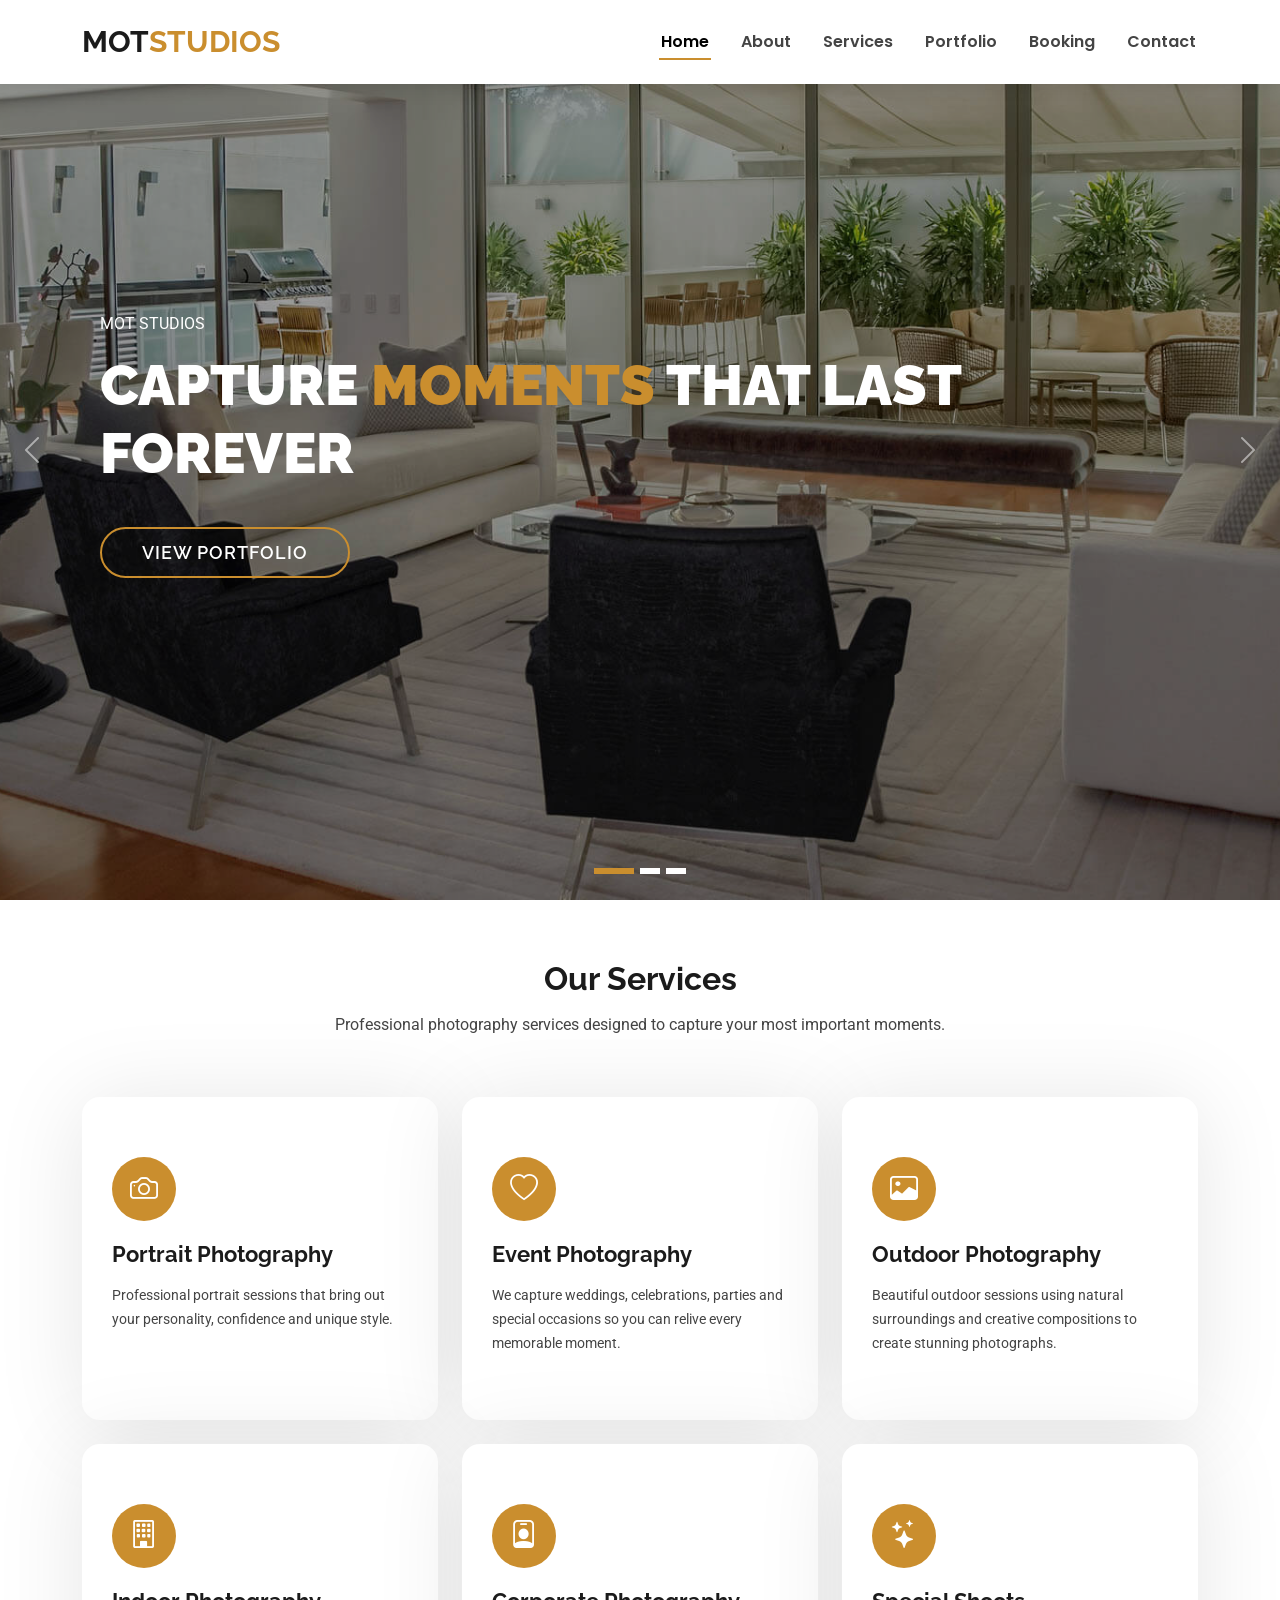
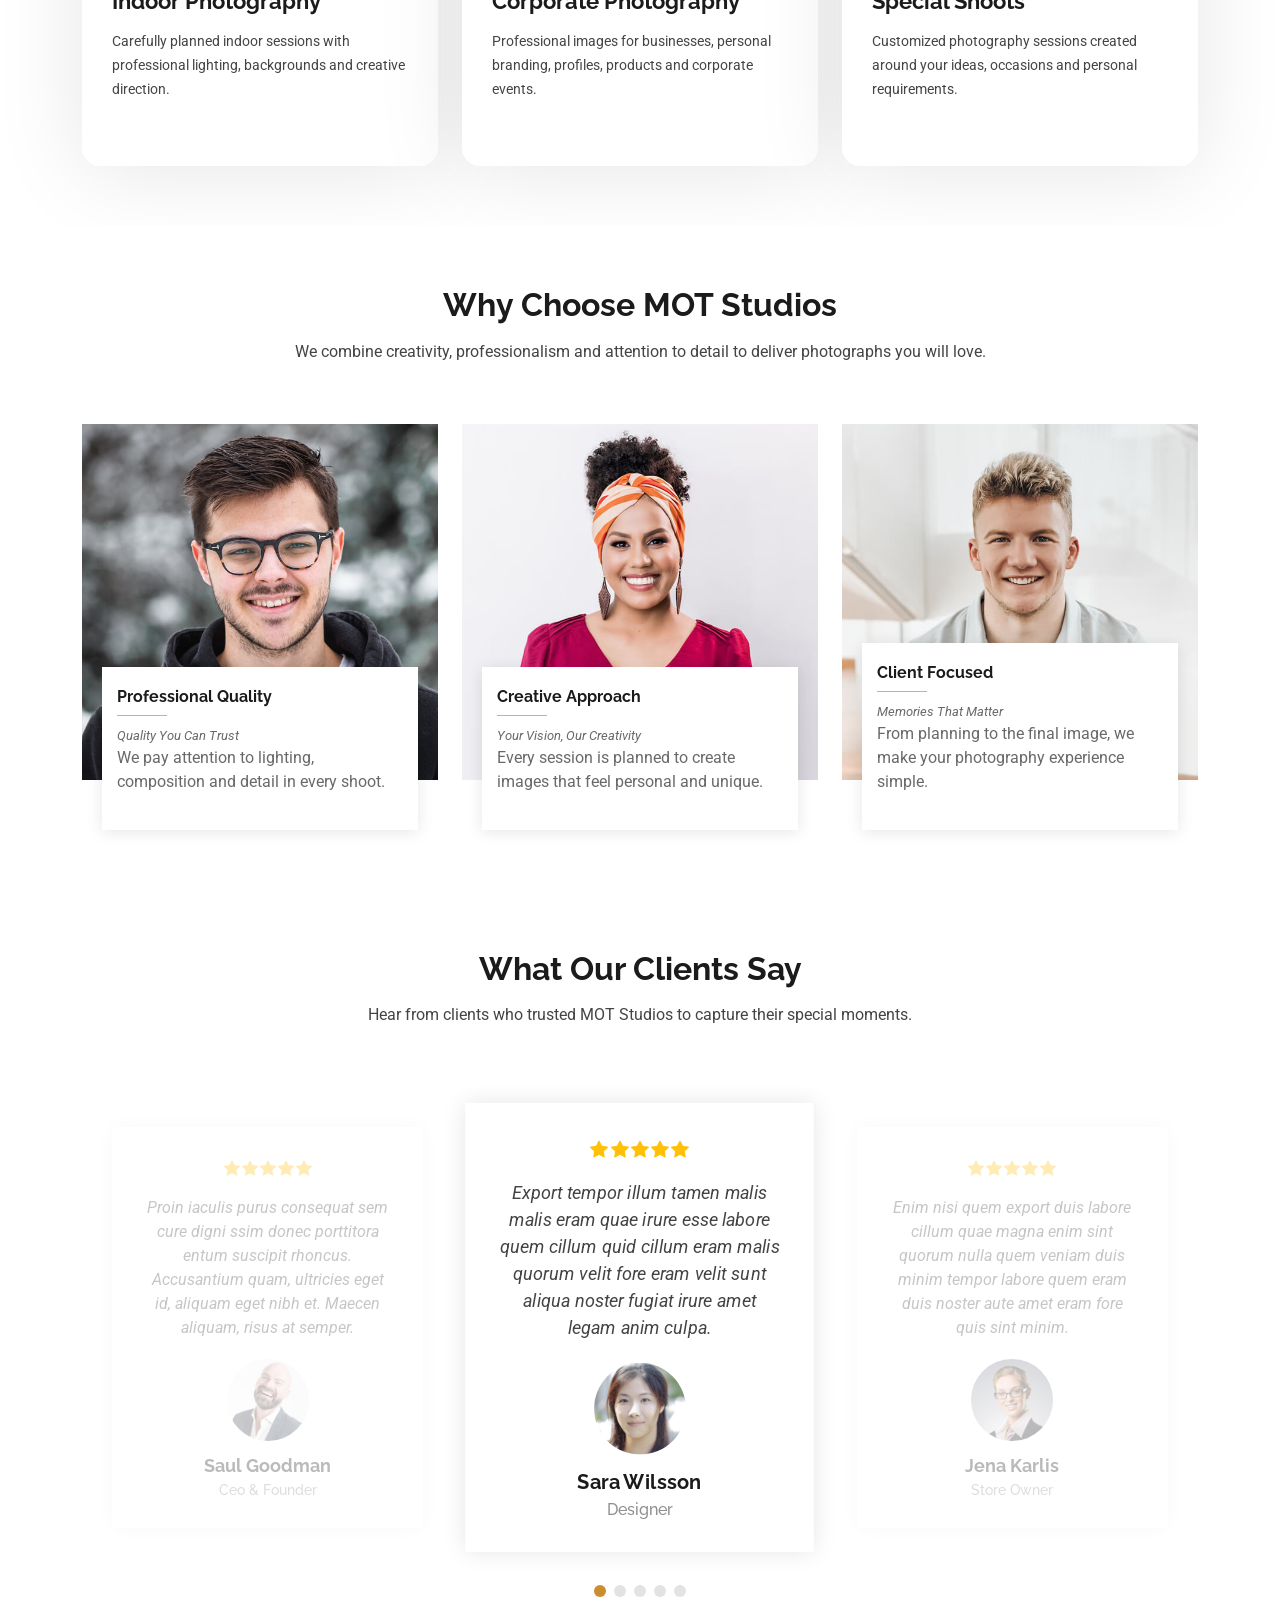
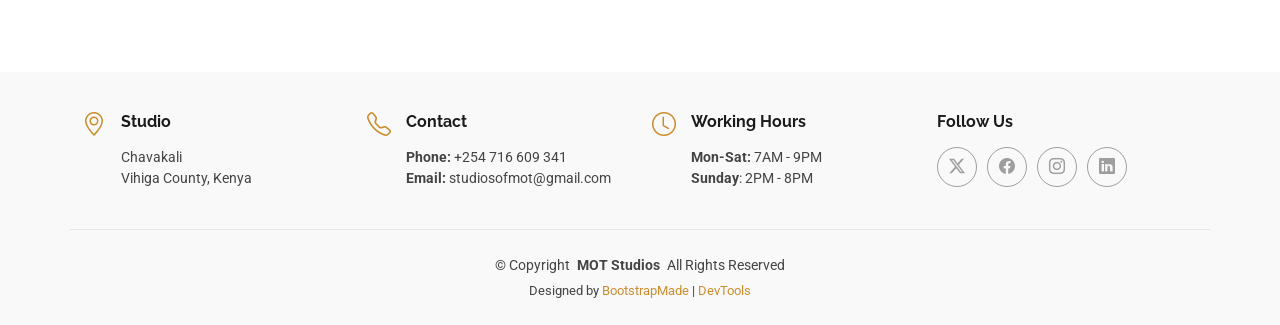
<file: index.html>
<!DOCTYPE html>
<html lang="en">

<head>
  <meta charset="utf-8">
  <meta content="width=device-width, initial-scale=1.0" name="viewport">
  <title>MOT Studios | Photography</title>
  <meta name="description" content="">
  <meta name="keywords" content="">

  <!-- Favicons -->
  <link href="assets/img/favicon.png" rel="icon">
  <link href="assets/img/apple-touch-icon.png" rel="apple-touch-icon">

  <!-- Fonts -->
  <link href="https://fonts.googleapis.com" rel="preconnect">
  <link href="https://fonts.gstatic.com" rel="preconnect" crossorigin>
  <link
    href="https://fonts.googleapis.com/css2?family=Roboto:ital,wght@0,100;0,300;0,400;0,500;0,700;0,900;1,100;1,300;1,400;1,500;1,700;1,900&family=Poppins:ital,wght@0,100;0,200;0,300;0,400;0,500;0,600;0,700;0,800;0,900;1,100;1,200;1,300;1,400;1,500;1,600;1,700;1,800;1,900&family=Raleway:ital,wght@0,100;0,200;0,300;0,400;0,500;0,600;0,700;0,800;0,900;1,100;1,200;1,300;1,400;1,500;1,600;1,700;1,800;1,900&display=swap"
    rel="stylesheet">

  <!-- Vendor CSS Files -->
  <link href="assets/vendor/bootstrap/css/bootstrap.min.css" rel="stylesheet">
  <link href="assets/vendor/bootstrap-icons/bootstrap-icons.css" rel="stylesheet">
  <link href="assets/vendor/aos/aos.css" rel="stylesheet">
  <link href="assets/vendor/fontawesome-free/css/all.min.css" rel="stylesheet">
  <link href="assets/vendor/swiper/swiper-bundle.min.css" rel="stylesheet">

  <!-- Main CSS File -->
  <link href="assets/css/main.css" rel="stylesheet">

  <!-- =======================================================
  * Template Name: EstateAgency
  * Template URL: https://bootstrapmade.com/real-estate-agency-bootstrap-template/
  * Updated: Apr 08 2026 with Bootstrap v5.3.8
  * Author: BootstrapMade.com
  * License: https://bootstrapmade.com/license/
  ======================================================== -->
</head>

<body class="index-page">

  <header id="header" class="header d-flex align-items-center fixed-top">
    <div class="container-fluid container-xl position-relative d-flex align-items-center justify-content-between">

      <a href="index.html" class="logo d-flex align-items-center">
        <!-- Uncomment the line below if you also wish to use an image logo -->
        <!-- <img src="assets/img/logo.png" alt=""> -->
        <h1 class="sitename">MOT<span>STUDIOS</span></h1>
      </a>

      <nav id="navmenu" class="navmenu">
        <ul>
          <li><a href="index.html" class="active">Home</a></li>
          <li><a href="about.html">About</a></li>
          <li><a href="services.html">Services</a></li>
          <li><a href="portfolio.html">Portfolio</a></li>
          <li><a href="booking.html">Booking</a></li>
          <li><a href="contact.html">Contact</a></li>
        </ul>

        <i class="mobile-nav-toggle d-xl-none bi bi-list"></i>
      </nav>

    </div>
  </header>

  <main class="main">

    <!-- Hero Section -->
    <section id="hero" class="hero section dark-background">

      <div id="hero-carousel" class="carousel slide" data-bs-ride="carousel" data-bs-interval="5000">

        <!-- Slide 1 -->
        <div class="carousel-item active">
          <img src="assets/img/hero-carousel/hero-carousel-1.jpg" alt="MOT Studios Photography">

          <div class="carousel-container">
            <div>
              <p>MOT STUDIOS</p>
              <h2>Capture <span>Moments</span> That Last Forever</h2>
              <a href="portfolio.html" class="btn-get-started">View Portfolio</a>
            </div>
          </div>
        </div>

        <!-- Slide 2 -->
        <div class="carousel-item">
          <img src="assets/img/hero-carousel/hero-carousel-2.jpg" alt="Professional Photography">

          <div class="carousel-container">
            <div>
              <p>PROFESSIONAL PHOTOGRAPHY</p>
              <h2>Your Story, <span>Our Lens</span></h2>
              <a href="services.html" class="btn-get-started">Our Services</a>
            </div>
          </div>
        </div>

        <!-- Slide 3 -->
        <div class="carousel-item">
          <img src="assets/img/hero-carousel/hero-carousel-3.jpg" alt="MOT Studios Photography">

          <div class="carousel-container">
            <div>
              <p>CREATE. CAPTURE. REMEMBER.</p>
              <h2>Every Moment <span>Deserves</span> To Be Remembered</h2>
              <a href="booking.html" class="btn-get-started">Book a Shoot</a>
            </div>
          </div>
        </div>

        <!-- Previous -->
        <a class="carousel-control-prev" href="#hero-carousel" role="button" data-bs-slide="prev">
          <span class="carousel-control-prev-icon bi bi-chevron-left" aria-hidden="true"></span>
        </a>

        <!-- Next -->
        <a class="carousel-control-next" href="#hero-carousel" role="button" data-bs-slide="next">
          <span class="carousel-control-next-icon bi bi-chevron-right" aria-hidden="true"></span>
        </a>

        <ol class="carousel-indicators"></ol>

      </div>

    </section><!-- /Hero Section -->

    <!-- Services Section -->
    <section id="services" class="services section">

      <div class="container section-title" data-aos="fade-up">
        <h2>Our Services</h2>
        <p>Professional photography services designed to capture your most important moments.</p>
      </div>

      <div class="container">

        <div class="row gy-4">

          <!-- Service 1 -->
          <div class="col-lg-4 col-md-6" data-aos="fade-up" data-aos-delay="100">
            <div class="service-item position-relative">
              <div class="icon">
                <i class="bi bi-camera"></i>
              </div>

              <h3>Portrait Photography</h3>

              <p>
                Professional portrait sessions that bring out your personality,
                confidence and unique style.
              </p>
            </div>
          </div>

          <!-- Service 2 -->
          <div class="col-lg-4 col-md-6" data-aos="fade-up" data-aos-delay="200">
            <div class="service-item position-relative">
              <div class="icon">
                <i class="bi bi-heart"></i>
              </div>

              <h3>Event Photography</h3>

              <p>
                We capture weddings, celebrations, parties and special occasions
                so you can relive every memorable moment.
              </p>
            </div>
          </div>

          <!-- Service 3 -->
          <div class="col-lg-4 col-md-6" data-aos="fade-up" data-aos-delay="300">
            <div class="service-item position-relative">
              <div class="icon">
                <i class="bi bi-image"></i>
              </div>

              <h3>Outdoor Photography</h3>

              <p>
                Beautiful outdoor sessions using natural surroundings and creative
                compositions to create stunning photographs.
              </p>
            </div>
          </div>

          <!-- Service 4 -->
          <div class="col-lg-4 col-md-6" data-aos="fade-up" data-aos-delay="400">
            <div class="service-item position-relative">
              <div class="icon">
                <i class="bi bi-building"></i>
              </div>

              <h3>Indoor Photography</h3>

              <p>
                Carefully planned indoor sessions with professional lighting,
                backgrounds and creative direction.
              </p>
            </div>
          </div>

          <!-- Service 5 -->
          <div class="col-lg-4 col-md-6" data-aos="fade-up" data-aos-delay="500">
            <div class="service-item position-relative">
              <div class="icon">
                <i class="bi bi-person-badge"></i>
              </div>

              <h3>Corporate Photography</h3>

              <p>
                Professional images for businesses, personal branding, profiles,
                products and corporate events.
              </p>
            </div>
          </div>

          <!-- Service 6 -->
          <div class="col-lg-4 col-md-6" data-aos="fade-up" data-aos-delay="600">
            <div class="service-item position-relative">
              <div class="icon">
                <i class="bi bi-stars"></i>
              </div>

              <h3>Special Shoots</h3>

              <p>
                Customized photography sessions created around your ideas,
                occasions and personal requirements.
              </p>
            </div>
          </div>

        </div>

      </div>

    </section>
    <!-- /Services Section -->

    
    <!-- Why Choose Us Section -->
    <section id="agents" class="agents section">

      <div class="container section-title" data-aos="fade-up">
        <h2>Why Choose MOT Studios</h2>
        <p>We combine creativity, professionalism and attention to detail to deliver photographs you will love.</p>
      </div>

      <div class="container">

        <div class="row gy-5">

          <div class="col-lg-4 col-md-6" data-aos="fade-up" data-aos-delay="100">
            <div class="member">
              <div class="pic">
                <img src="assets/img/team/team-1.jpg" class="img-fluid" alt="Professional photography">
              </div>

              <div class="member-info">
                <h4>Professional Quality</h4>
                <span>Quality You Can Trust</span>
                <p>We pay attention to lighting, composition and detail in every shoot.</p>
              </div>
            </div>
          </div>

          <div class="col-lg-4 col-md-6" data-aos="fade-up" data-aos-delay="200">
            <div class="member">
              <div class="pic">
                <img src="assets/img/team/team-2.jpg" class="img-fluid" alt="Creative photography">
              </div>

              <div class="member-info">
                <h4>Creative Approach</h4>
                <span>Your Vision, Our Creativity</span>
                <p>Every session is planned to create images that feel personal and unique.</p>
              </div>
            </div>
          </div>

          <div class="col-lg-4 col-md-6" data-aos="fade-up" data-aos-delay="300">
            <div class="member">
              <div class="pic">
                <img src="assets/img/team/team-3.jpg" class="img-fluid" alt="Photography session">
              </div>

              <div class="member-info">
                <h4>Client Focused</h4>
                <span>Memories That Matter</span>
                <p>From planning to the final image, we make your photography experience simple.</p>
              </div>
            </div>
          </div>

        </div>

      </div>

    </section>
    <!-- /Why Choose Us Section -->

    <!-- Testimonials Section -->
    <section id="testimonials" class="testimonials section">

      <!-- Section Title -->
      <div class="container section-title" data-aos="fade-up">
        <h2>What Our Clients Say</h2>
        <p>Hear from clients who trusted MOT Studios to capture their special moments.</p>
      </div><!-- End Section Title -->

      <div class="container" data-aos="fade-up" data-aos-delay="100">

        <div class="swiper init-swiper">
          <script type="application/json" class="swiper-config">
            {
              "loop": true,
              "speed": 600,
              "autoplay": {
                "delay": 5000
              },
              "slidesPerView": "auto",
              "pagination": {
                "el": ".swiper-pagination",
                "type": "bullets",
                "clickable": true
              },
              "breakpoints": {
                "320": {
                  "slidesPerView": 1,
                  "spaceBetween": 40
                },
                "1200": {
                  "slidesPerView": 3,
                  "spaceBetween": 1
                }
              }
            }
          </script>
          <div class="swiper-wrapper">

            <div class="swiper-slide">
              <div class="testimonial-item">
                <div class="stars">
                  <i class="bi bi-star-fill"></i><i class="bi bi-star-fill"></i><i class="bi bi-star-fill"></i><i
                    class="bi bi-star-fill"></i><i class="bi bi-star-fill"></i>
                </div>
                <p>
                  Proin iaculis purus consequat sem cure digni ssim donec porttitora entum suscipit rhoncus. Accusantium
                  quam, ultricies eget id, aliquam eget nibh et. Maecen aliquam, risus at semper.
                </p>
                <div class="profile mt-auto">
                  <img src="assets/img/testimonials/testimonials-1.jpg" class="testimonial-img" alt="">
                  <h3>Saul Goodman</h3>
                  <h4>Ceo &amp; Founder</h4>
                </div>
              </div>
            </div><!-- End testimonial item -->

            <div class="swiper-slide">
              <div class="testimonial-item">
                <div class="stars">
                  <i class="bi bi-star-fill"></i><i class="bi bi-star-fill"></i><i class="bi bi-star-fill"></i><i
                    class="bi bi-star-fill"></i><i class="bi bi-star-fill"></i>
                </div>
                <p>
                  Export tempor illum tamen malis malis eram quae irure esse labore quem cillum quid cillum eram malis
                  quorum velit fore eram velit sunt aliqua noster fugiat irure amet legam anim culpa.
                </p>
                <div class="profile mt-auto">
                  <img src="assets/img/testimonials/testimonials-2.jpg" class="testimonial-img" alt="">
                  <h3>Sara Wilsson</h3>
                  <h4>Designer</h4>
                </div>
              </div>
            </div><!-- End testimonial item -->

            <div class="swiper-slide">
              <div class="testimonial-item">
                <div class="stars">
                  <i class="bi bi-star-fill"></i><i class="bi bi-star-fill"></i><i class="bi bi-star-fill"></i><i
                    class="bi bi-star-fill"></i><i class="bi bi-star-fill"></i>
                </div>
                <p>
                  Enim nisi quem export duis labore cillum quae magna enim sint quorum nulla quem veniam duis minim
                  tempor labore quem eram duis noster aute amet eram fore quis sint minim.
                </p>
                <div class="profile mt-auto">
                  <img src="assets/img/testimonials/testimonials-3.jpg" class="testimonial-img" alt="">
                  <h3>Jena Karlis</h3>
                  <h4>Store Owner</h4>
                </div>
              </div>
            </div><!-- End testimonial item -->

            <div class="swiper-slide">
              <div class="testimonial-item">
                <div class="stars">
                  <i class="bi bi-star-fill"></i><i class="bi bi-star-fill"></i><i class="bi bi-star-fill"></i><i
                    class="bi bi-star-fill"></i><i class="bi bi-star-fill"></i>
                </div>
                <p>
                  Fugiat enim eram quae cillum dolore dolor amet nulla culpa multos export minim fugiat minim velit
                  minim dolor enim duis veniam ipsum anim magna sunt elit fore quem dolore labore illum veniam.
                </p>
                <div class="profile mt-auto">
                  <img src="assets/img/testimonials/testimonials-4.jpg" class="testimonial-img" alt="">
                  <h3>Matt Brandon</h3>
                  <h4>Freelancer</h4>
                </div>
              </div>
            </div><!-- End testimonial item -->

            <div class="swiper-slide">
              <div class="testimonial-item">
                <div class="stars">
                  <i class="bi bi-star-fill"></i><i class="bi bi-star-fill"></i><i class="bi bi-star-fill"></i><i
                    class="bi bi-star-fill"></i><i class="bi bi-star-fill"></i>
                </div>
                <p>
                  Quis quorum aliqua sint quem legam fore sunt eram irure aliqua veniam tempor noster veniam enim culpa
                  labore duis sunt culpa nulla illum cillum fugiat legam esse veniam culpa fore nisi cillum quid.
                </p>
                <div class="profile mt-auto">
                  <img src="assets/img/testimonials/testimonials-5.jpg" class="testimonial-img" alt="">
                  <h3>John Larson</h3>
                  <h4>Entrepreneur</h4>
                </div>
              </div>
            </div><!-- End testimonial item -->

          </div>
          <div class="swiper-pagination"></div>
        </div>

      </div>

    </section><!-- /Testimonials Section -->

  </main>

  <footer id="footer" class="footer light-background">

    <div class="container">
      <div class="row gy-3">
        <div class="col-lg-3 col-md-6 d-flex">
          <i class="bi bi-geo-alt icon"></i>
          <div class="address">
            <h4>Studio</h4>
            <p>Chavakali</p>
            <p>Vihiga County, Kenya</p>
            <p></p>
          </div>

        </div>

        <div class="col-lg-3 col-md-6 d-flex">
          <i class="bi bi-telephone icon"></i>
          <div>
            <h4>Contact</h4>
            <p>
              <strong>Phone:</strong> <span>+254 716 609 341</span><br>
              <strong>Email:</strong> <span>studiosofmot@gmail.com</span><br>
            </p>
          </div>
        </div>

        <div class="col-lg-3 col-md-6 d-flex">
          <i class="bi bi-clock icon"></i>
          <div>
            <h4>Working Hours</h4>
            <p>
              <strong>Mon-Sat:</strong> <span>7AM - 9PM</span><br>
              <strong>Sunday</strong>: <span>2PM - 8PM</span>
            </p>
          </div>
        </div>

        <div class="col-lg-3 col-md-6">
          <h4>Follow Us</h4>
          <div class="social-links d-flex">
            <a href="#" class="twitter"><i class="bi bi-twitter-x"></i></a>
            <a href="#" class="facebook"><i class="bi bi-facebook"></i></a>
            <a href="#" class="instagram"><i class="bi bi-instagram"></i></a>
            <a href="#" class="linkedin"><i class="bi bi-linkedin"></i></a>
          </div>
        </div>

      </div>
    </div>

    <div class="container copyright text-center mt-4">
      <p>© <span>Copyright</span> <strong class="px-1 sitename">MOT Studios</strong> <span>All Rights Reserved</span>
      </p>
      <div class="credits">
        <!-- All the links in the footer should remain intact. -->
        <!-- You can delete the links only if you've purchased the pro version. -->
        <!-- Licensing information: https://bootstrapmade.com/license/ -->
        <!-- Purchase the pro version with working PHP/AJAX contact form: [buy-url] -->
        Designed by <a href="https://bootstrapmade.com/">BootstrapMade</a> | <a
          href="https://bootstrapmade.com/tools/">DevTools</a>
      </div>
    </div>

  </footer>

  <!-- Scroll Top -->
  <a href="#" id="scroll-top" class="scroll-top d-flex align-items-center justify-content-center"><i
      class="bi bi-arrow-up-short"></i></a>

  <!-- Preloader -->
  <div id="preloader"></div>

  <!-- Vendor JS Files -->
  <script src="assets/vendor/bootstrap/js/bootstrap.bundle.min.js"></script>
  <script src="assets/vendor/php-email-form/validate.js"></script>
  <script src="assets/vendor/aos/aos.js"></script>
  <script src="assets/vendor/swiper/swiper-bundle.min.js"></script>
  <script src="assets/vendor/purecounter/purecounter_vanilla.js"></script>

  <!-- Main JS File -->
  <script src="assets/js/main.js"></script>

</body>

</html>
</file>
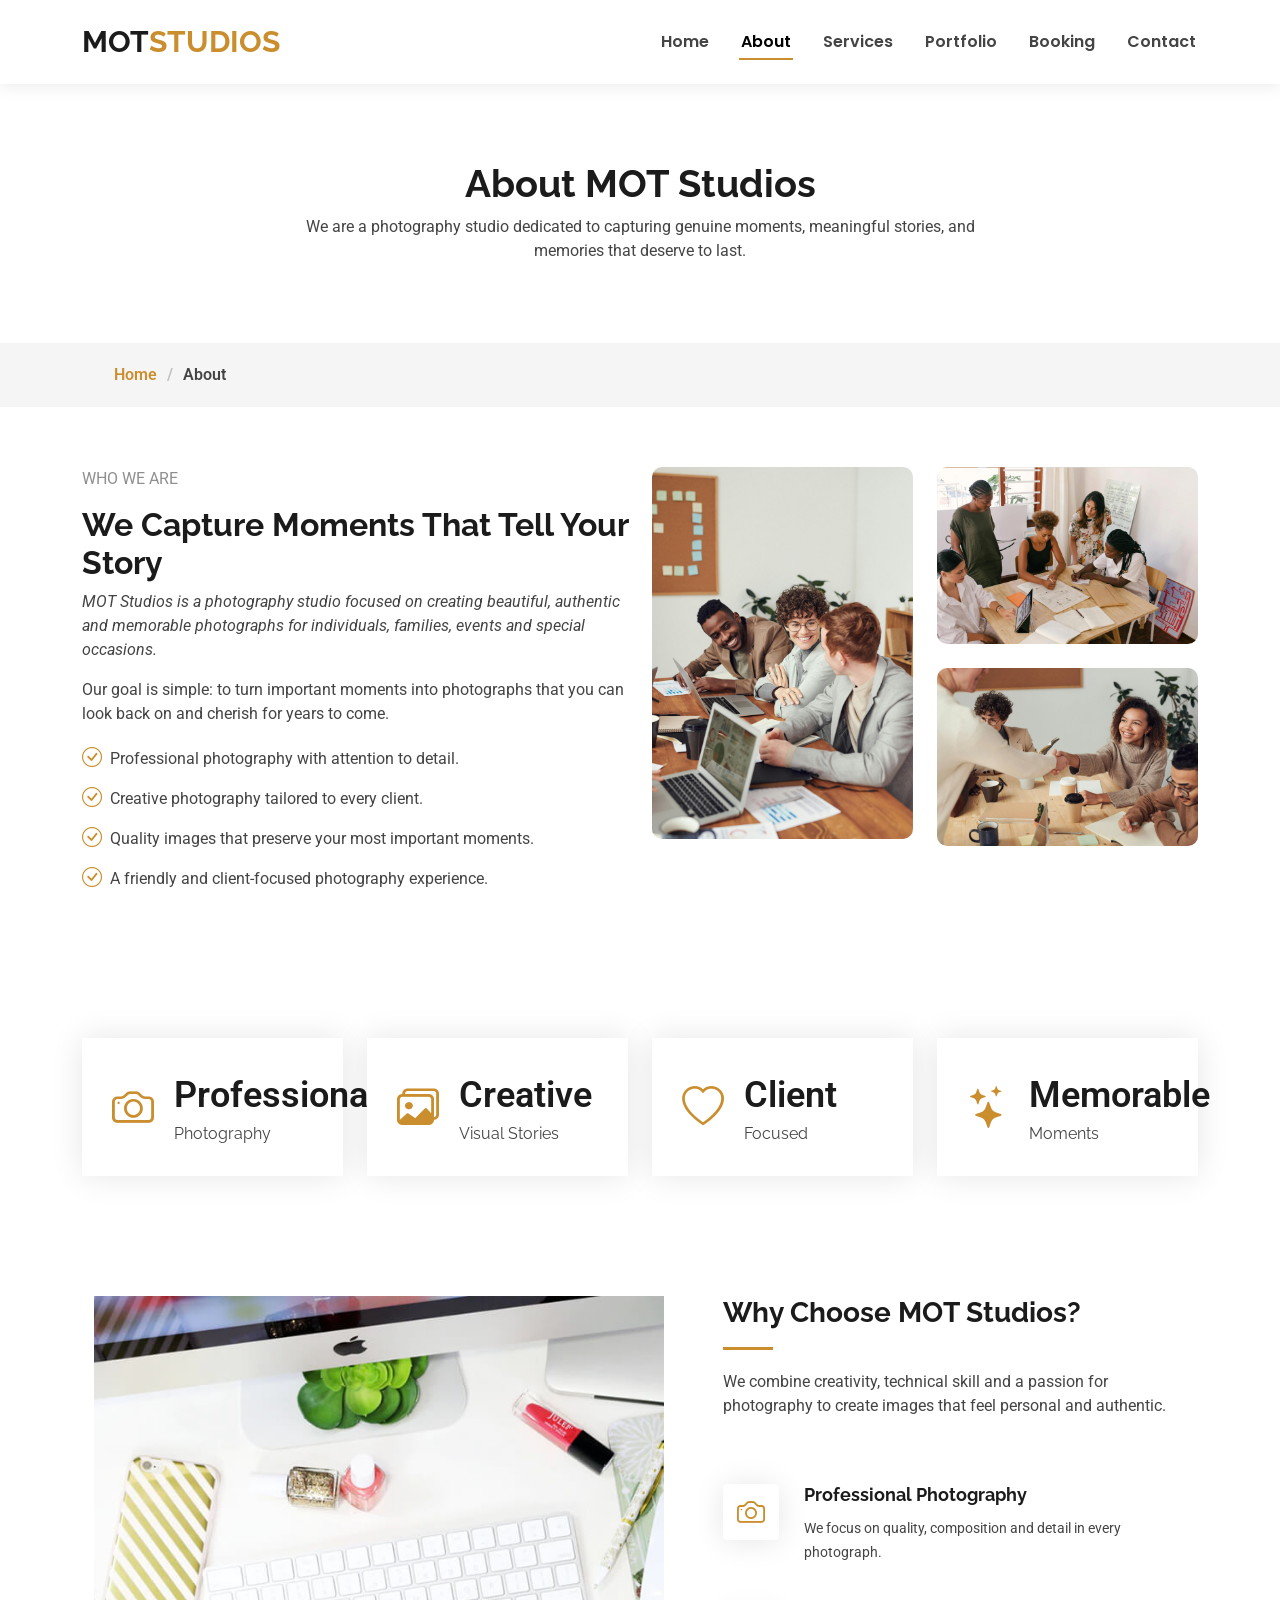
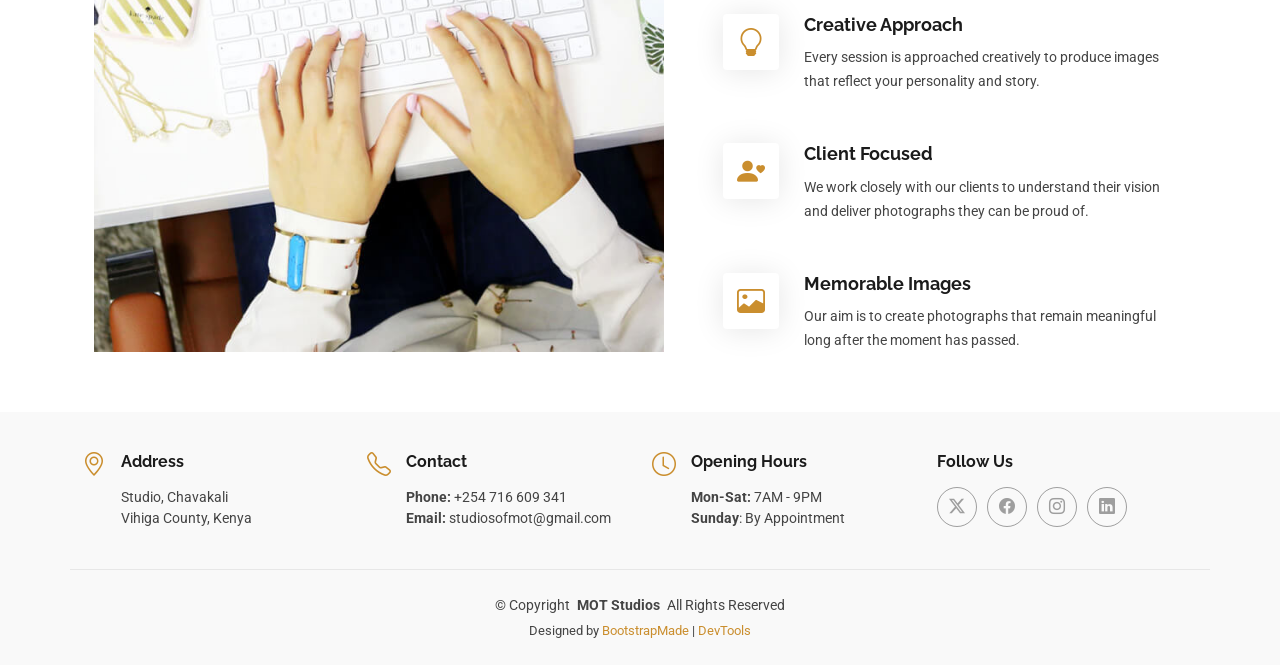
<file: about.html>
<!DOCTYPE html>
<html lang="en">

<head>
  <meta charset="utf-8">
  <meta content="width=device-width, initial-scale=1.0" name="viewport">
  <title>About | MOT Studios</title>
  <meta name="description" content="">
  <meta name="keywords" content="">

  <!-- Favicons -->
  <link href="assets/img/favicon.png" rel="icon">
  <link href="assets/img/apple-touch-icon.png" rel="apple-touch-icon">

  <!-- Fonts -->
  <link href="https://fonts.googleapis.com" rel="preconnect">
  <link href="https://fonts.gstatic.com" rel="preconnect" crossorigin>
  <link
    href="https://fonts.googleapis.com/css2?family=Roboto:ital,wght@0,100;0,300;0,400;0,500;0,700;0,900;1,100;1,300;1,400;1,500;1,700;1,900&family=Poppins:ital,wght@0,100;0,200;0,300;0,400;0,500;0,600;0,700;0,800;0,900;1,100;1,200;1,300;1,400;1,500;1,600;1,700;1,800;1,900&family=Raleway:ital,wght@0,100;0,200;0,300;0,400;0,500;0,600;0,700;0,800;0,900;1,100;1,200;1,300;1,400;1,500;1,600;1,700;1,800;1,900&display=swap"
    rel="stylesheet">

  <!-- Vendor CSS Files -->
  <link href="assets/vendor/bootstrap/css/bootstrap.min.css" rel="stylesheet">
  <link href="assets/vendor/bootstrap-icons/bootstrap-icons.css" rel="stylesheet">
  <link href="assets/vendor/aos/aos.css" rel="stylesheet">
  <link href="assets/vendor/fontawesome-free/css/all.min.css" rel="stylesheet">
  <link href="assets/vendor/swiper/swiper-bundle.min.css" rel="stylesheet">

  <!-- Main CSS File -->
  <link href="assets/css/main.css" rel="stylesheet">

  <!-- =======================================================
  * Template Name: EstateAgency
  * Template URL: https://bootstrapmade.com/real-estate-agency-bootstrap-template/
  * Updated: Apr 08 2026 with Bootstrap v5.3.8
  * Author: BootstrapMade.com
  * License: https://bootstrapmade.com/license/
  ======================================================== -->
</head>

<body class="about-page">

  <header id="header" class="header d-flex align-items-center fixed-top">
    <div class="container-fluid container-xl position-relative d-flex align-items-center justify-content-between">

      <a href="index.html" class="logo d-flex align-items-center">
        <!-- Uncomment the line below if you also wish to use an image logo -->
        <!-- <img src="assets/img/logo.png" alt=""> -->
        <h1 class="sitename">MOT<span>STUDIOS</span></h1>
      </a>

      <nav id="navmenu" class="navmenu">
        <ul>
          <li><a href="index.html">Home</a></li>
          <li><a href="about.html" class="active">About</a></li>
          <li><a href="services.html">Services</a></li>
          <li><a href="portfolio.html">Portfolio</a></li>
          <li><a href="booking.html">Booking</a></li>
          <li><a href="contact.html">Contact</a></li>
        </ul>
        <i class="mobile-nav-toggle d-xl-none bi bi-list"></i>
      </nav>

    </div>
  </header>

  <main class="main">

    <!-- Page Title -->
    <div class="page-title" data-aos="fade">
      <div class="heading">
        <div class="container">
          <div class="row d-flex justify-content-center text-center">
            <div class="col-lg-8">
              <h1>About MOT Studios</h1>
              <p class="mb-0">
                We are a photography studio dedicated to capturing genuine moments,
                meaningful stories, and memories that deserve to last.
              </p>
            </div>
          </div>
        </div>
      </div>

      <nav class="breadcrumbs">
        <div class="container">
          <ol>
            <li><a href="index.html">Home</a></li>
            <li class="current">About</li>
          </ol>
        </div>
      </nav>
    </div>

    <!-- About Section -->
    <section id="about" class="about section">

      <div class="container">

        <div class="row gy-4">

          <div class="col-lg-6 content" data-aos="fade-up" data-aos-delay="100">

            <p class="who-we-are">Who We Are</p>

            <h3>We Capture Moments That Tell Your Story</h3>

            <p class="fst-italic">
              MOT Studios is a photography studio focused on creating beautiful,
              authentic and memorable photographs for individuals, families,
              events and special occasions.
            </p>

            <p>
              Our goal is simple: to turn important moments into photographs
              that you can look back on and cherish for years to come.
            </p>

            <ul>
              <li>
                <i class="bi bi-check-circle"></i>
                <span>Professional photography with attention to detail.</span>
              </li>

              <li>
                <i class="bi bi-check-circle"></i>
                <span>Creative photography tailored to every client.</span>
              </li>

              <li>
                <i class="bi bi-check-circle"></i>
                <span>Quality images that preserve your most important moments.</span>
              </li>

              <li>
                <i class="bi bi-check-circle"></i>
                <span>A friendly and client-focused photography experience.</span>
              </li>
            </ul>

          </div>

          <div class="col-lg-6 about-images" data-aos="fade-up" data-aos-delay="200">

            <div class="row gy-4">

              <div class="col-lg-6">
                <img src="assets/img/about-company-1.jpg" class="img-fluid" alt="MOT Studios photography">
              </div>

              <div class="col-lg-6">

                <div class="row gy-4">

                  <div class="col-lg-12">
                    <img src="assets/img/about-company-2.jpg" class="img-fluid"
                      alt="Professional photography at MOT Studios">
                  </div>

                  <div class="col-lg-12">
                    <img src="assets/img/about-company-3.jpg" class="img-fluid"
                      alt="Photography session at MOT Studios">
                  </div>

                </div>

              </div>

            </div>

          </div>

        </div>

      </div>

    </section>

    <!-- Stats Section -->
    <section id="stats" class="stats section">

      <div class="container" data-aos="fade-up" data-aos-delay="100">

        <div class="row gy-4">

          <div class="col-lg-3 col-md-6">
            <div class="stats-item d-flex align-items-center w-100 h-100">
              <i class="bi bi-camera color-blue flex-shrink-0"></i>
              <div>
                <span>Professional</span>
                <p>Photography</p>
              </div>
            </div>
          </div>

          <div class="col-lg-3 col-md-6">
            <div class="stats-item d-flex align-items-center w-100 h-100">
              <i class="bi bi-images color-orange flex-shrink-0"></i>
              <div>
                <span>Creative</span>
                <p>Visual Stories</p>
              </div>
            </div>
          </div>

          <div class="col-lg-3 col-md-6">
            <div class="stats-item d-flex align-items-center w-100 h-100">
              <i class="bi bi-heart color-green flex-shrink-0"></i>
              <div>
                <span>Client</span>
                <p>Focused</p>
              </div>
            </div>
          </div>

          <div class="col-lg-3 col-md-6">
            <div class="stats-item d-flex align-items-center w-100 h-100">
              <i class="bi bi-stars color-pink flex-shrink-0"></i>
              <div>
                <span>Memorable</span>
                <p>Moments</p>
              </div>
            </div>
          </div>

        </div>

      </div>

    </section>

    <!-- Features Section -->
    <section id="features" class="features section">

      <div class="container">

        <div class="row justify-content-around gy-4">

          <div class="features-image col-lg-6" data-aos="fade-up" data-aos-delay="100">

            <img src="assets/img/features-bg.jpg" alt="MOT Studios photography">

          </div>

          <div class="col-lg-5 d-flex flex-column justify-content-center" data-aos="fade-up" data-aos-delay="200">

            <h3>Why Choose MOT Studios?</h3>

            <p>
              We combine creativity, technical skill and a passion for photography
              to create images that feel personal and authentic.
            </p>

            <div class="icon-box d-flex position-relative" data-aos="fade-up" data-aos-delay="300">

              <i class="bi bi-camera flex-shrink-0"></i>

              <div>
                <h4>Professional Photography</h4>
                <p>
                  We focus on quality, composition and detail in every photograph.
                </p>
              </div>

            </div>

            <div class="icon-box d-flex position-relative" data-aos="fade-up" data-aos-delay="400">

              <i class="bi bi-lightbulb flex-shrink-0"></i>

              <div>
                <h4>Creative Approach</h4>
                <p>
                  Every session is approached creatively to produce images
                  that reflect your personality and story.
                </p>
              </div>

            </div>

            <div class="icon-box d-flex position-relative" data-aos="fade-up" data-aos-delay="500">

              <i class="bi bi-person-heart flex-shrink-0"></i>

              <div>
                <h4>Client Focused</h4>
                <p>
                  We work closely with our clients to understand their vision
                  and deliver photographs they can be proud of.
                </p>
              </div>

            </div>

            <div class="icon-box d-flex position-relative" data-aos="fade-up" data-aos-delay="600">

              <i class="bi bi-image flex-shrink-0"></i>

              <div>
                <h4>Memorable Images</h4>
                <p>
                  Our aim is to create photographs that remain meaningful
                  long after the moment has passed.
                </p>
              </div>

            </div>

          </div>

        </div>

      </div>

    </section>

  </main>

  <footer id="footer" class="footer light-background">

    <div class="container">
      <div class="row gy-3">
        <div class="col-lg-3 col-md-6 d-flex">
          <i class="bi bi-geo-alt icon"></i>
          <div class="address">
            <h4>Address</h4>
            <p>Studio, Chavakali</p>
            <p>Vihiga County, Kenya</p>
            <p></p>
          </div>

        </div>

        <div class="col-lg-3 col-md-6 d-flex">
          <i class="bi bi-telephone icon"></i>
          <div>
            <h4>Contact</h4>
            <p>
              <strong>Phone:</strong> <span>+254 716 609 341</span><br>
              <strong>Email:</strong> <span>studiosofmot@gmail.com</span><br>
            </p>
          </div>
        </div>

        <div class="col-lg-3 col-md-6 d-flex">
          <i class="bi bi-clock icon"></i>
          <div>
            <h4>Opening Hours</h4>
            <p>
              <strong>Mon-Sat:</strong> <span>7AM - 9PM</span><br>
              <strong>Sunday</strong>: <span>By Appointment</span>
            </p>
          </div>
        </div>

        <div class="col-lg-3 col-md-6">
          <h4>Follow Us</h4>
          <div class="social-links d-flex">
            <a href="#" class="twitter"><i class="bi bi-twitter-x"></i></a>
            <a href="#" class="facebook"><i class="bi bi-facebook"></i></a>
            <a href="#" class="instagram"><i class="bi bi-instagram"></i></a>
            <a href="#" class="linkedin"><i class="bi bi-linkedin"></i></a>
          </div>
        </div>

      </div>
    </div>

    <div class="container copyright text-center mt-4">
      <p>© <span>Copyright</span> <strong class="px-1 sitename">MOT Studios</strong> <span>All Rights Reserved</span>
      </p>
      <div class="credits">
        <!-- All the links in the footer should remain intact. -->
        <!-- You can delete the links only if you've purchased the pro version. -->
        <!-- Licensing information: https://bootstrapmade.com/license/ -->
        <!-- Purchase the pro version with working PHP/AJAX contact form: [buy-url] -->
        Designed by <a href="https://bootstrapmade.com/">BootstrapMade</a> | <a
          href="https://bootstrapmade.com/tools/">DevTools</a>
      </div>
    </div>

  </footer>

  <!-- Scroll Top -->
  <a href="#" id="scroll-top" class="scroll-top d-flex align-items-center justify-content-center"><i
      class="bi bi-arrow-up-short"></i></a>

  <!-- Preloader -->
  <div id="preloader"></div>

  <!-- Vendor JS Files -->
  <script src="assets/vendor/bootstrap/js/bootstrap.bundle.min.js"></script>
  <script src="assets/vendor/php-email-form/validate.js"></script>
  <script src="assets/vendor/aos/aos.js"></script>
  <script src="assets/vendor/swiper/swiper-bundle.min.js"></script>
  <script src="assets/vendor/purecounter/purecounter_vanilla.js"></script>

  <!-- Main JS File -->
  <script src="assets/js/main.js"></script>

</body>

</html>
</file>
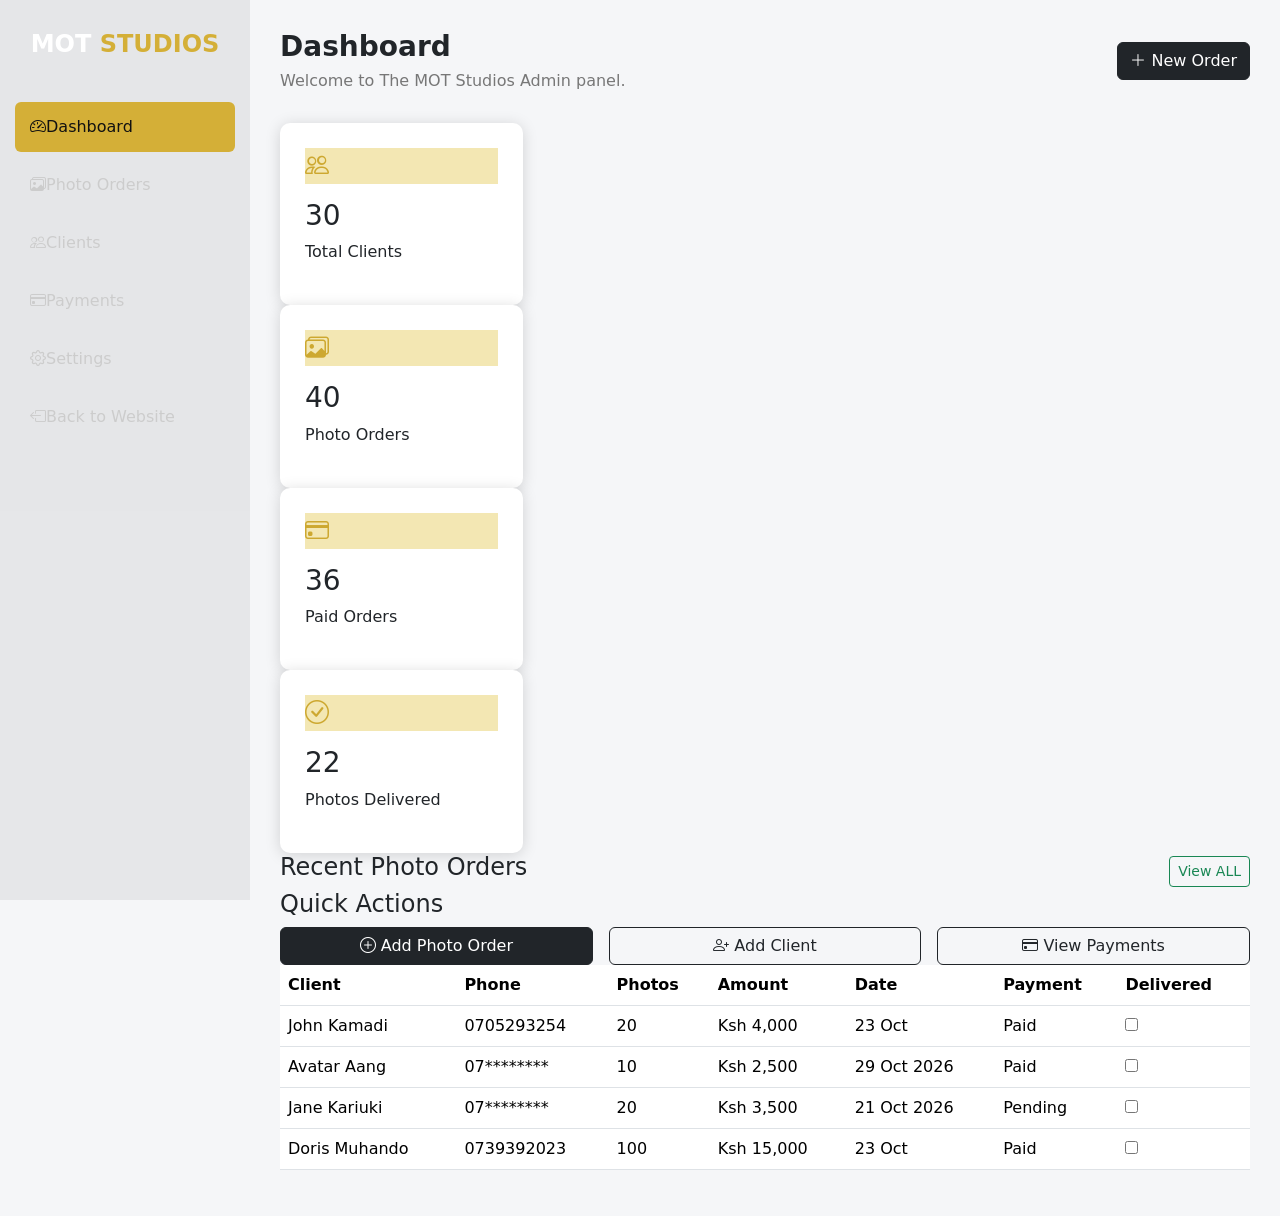
<file: adm.html>
<!DOCTYPE html>
<html lang="en">

<head>
    <meta charset="UTF-8">
    <meta name="viewport" content="width=device-width, initial-scale=1.0">
    <title>MOT Studios | Admin Dashboard</title>



    <!-- Bootstrap -->
    <link href="assets/vendor/bootstrap/css/bootstrap.min.css" rel="stylesheet">

    <!-- Bootstrap Icons -->
    <link href="assets/vendor/bootstrap-icons/bootstrap-icons.css" rel="stylesheet">

    <style>
        body{
            background: #f5f6f8;
            font-family: "poppins" sans-serif;
        }

        .admin-sidebar{
            min-height: 100vh;
            color: white;
            background: #1111;
            position: fixed;
            width: 250px;
            left: o;
            top: 0;
            padding: 26px 15px;
        }
        .admin-logo{
            font-size: 24px;
            font-weight: 700;
            margin-bottom: 40px;
            text-align: center;
        }
        .admin-logo span{
            color: #d4af37;
        }
        .admin-sidebar a{
            align-items: center;
            display: flex;
            gap: 12;
            color: #cccccc;
            text-decoration: none;
            padding: 13px 15px;
            margin-bottom: 8px;
            border-radius: 6px;
            transition: 0.3s;
        }
        .admin-sidebar a:hover, 
        .admin-sidebar a.active{
            background: #d4af37;
            color: #111111;
        }
        .admin-content{
            margin-left: 250px;
            padding: 30px;
        }
        .dashboard-header{
            display: flex;
            justify-content: space-between;
            align-items: center;
            margin-bottom: 30px;
        }
        .dashboard-header h1{
            font-size: 28px;
            font-weight: 700;
            margin: 0;
        }
        .dashboard-header p{
            margin: 5px 0 0;
            color: #777;
        }
        .stat-card{
            background: white;
            border-radius: 10px;
            padding: 25px;
            box-shadow: 0 2px 15px rgba(0, 0, 0, 0.15);
            height: 100%;
        }

        .stat-icon{
            font-size: 24px;
            margin-bottom: 15px;
            color: #cda830;
            background: #f3e7b3;
            justify-content: ;
        }
    </style>
</head>

<body>
    <!-- == SIDE BAR == -->

    <aside class="admin-sidebar">

        <div class="admin-logo">
            MOT <span>STUDIOS</span>
        </div>

        <nav>
            <a href="adm.html" class="active">
                <i class="bi bi-speedometer2"></i>
                Dashboard
            </a>

            <a href="#">
                <i class="bi bi-images"></i>
                Photo Orders
            </a>
            <a href="#">
                <i class="bi bi-people"></i>
                Clients
            </a>
            <a href="#">
                <i class="bi bi-credit-card"></i>
                Payments
            </a>
            <a href="#">
                <i class="bi-gear"></i>
                Settings
            </a>
            <a href="index.html" class="logout-btn">
                <i class="bi bi-box-arrow-left"></i>
                Back to Website
            </a>
        </nav>

    </aside>

    <!-- Main Content -->
    <main class="admin-content">
        <!-- dashboard header -->
        <div class="dashboard-header">
            <div>
                <h1>Dashboard</h1>
                <p>Welcome to The MOT Studios Admin panel.</p>
            </div>

            <div>
                <button class="btn btn-dark">
                    <i class="bi bi-plus-lg"></i>
                    New Order
                </button>
            </div>

        </div>

        <!-- STATISTICS -->
        <div class="col-lg-3 col-md-6">
            <div class="stat-card">

                <div class="stat-icon">
                    <i class="bi bi-people"> </i>
                </div>

                <h3>30</h3>

                <p>Total Clients</p>
            </div>
        </div>

        <!-- ORDERS -->
        <div class="col-lg-3 col-md-6">
            <div class="stat-card">

                <div class="stat-icon">
                    <i class="bi bi-images"></i>
                </div>

                <h3>40</h3>

                <p>Photo Orders</p>
            </div>

        </div>


        <!-- Payments -->
        <div class="col-lg-3 col-md-6">
            <div class="stat-card">
                <div class="stat-icon">
                    <i class="bi bi bi-credit-card"></i>
                </div>
                <h3>36</h3>

                <p>Paid Orders</p>

            </div>

        </div>

        <!-- delivery -->
        <div class="col-lg-3 col-md-6">
            <div class="stat-card">
                <div class="stat-icon">
                    <i class="bi bi-check-circle"></i>
                </div>

                <h3>22</h3>
                <p>Photos Delivered</p>
            </div>

        </div>

        <!-- photo orders -->
        <div class="dashboard-card">
            <div class="d-flex justify-content-between align-items-center">
                <h4>Recent Photo Orders</h4>

                <button class="btn btn-outline-success btn-sm">
                    View ALL
                </button>
            </div>

            <div class="table-responsive">
                <table class="table table-hover align-middle ">

                    <thead>
                        <tr>
                            <th>Client</th>

                            <th>Phone</th>

                            <th>Photos</th>

                            <th>Amount</th>

                            <th>Date</th>

                            <th>Payment</th>

                            <th>Delivered</th>

                        </tr>
                    </thead>
                    <tbody>
                        <tr>

                            <td>John Kamadi</td>
                            <td>0705293254</td>
                            <td>20</td>
                            <td>Ksh 4,000</td>
                            <td>23 Oct</td>
                            <td>
                                <span class="status status-paid">
                                    Paid
                                </span>
                            </td>
                            <td>
                                <input type="checkbox" class="delivery-checkbox" title="Mark Photos as delivered">
                            </td>
                        </tr>

                        <!-- order2 -->
                        <tr>

                            <td>Avatar Aang</td>
                            <td>07********</td>
                            <td>10</td>
                            <td>Ksh 2,500</td>
                            <td>29 Oct 2026</td>
                            <td>
                                <span class="status status-paid">
                                    Paid
                                </span>
                            </td>
                            <td>
                                <input type="checkbox" class="delivery-checkbox" title="Mark Photos as delivered">
                            </td>
                        </tr>

                        <!-- order 3 -->
                        <tr>

                            <td>Jane Kariuki </td>
                            <td>07********</td>
                            <td>20</td>
                            <td>Ksh 3,500</td>
                            <td>21 Oct 2026</td>
                            <td>
                                <span class="status status-Pending">
                                    Pending
                                </span>
                            </td>
                            <td>
                                <input type="checkbox"
                                class="delivery-checkbox"
                                title="Mark Photos as delivered">
                            </td>
                        </tr>

                        <!-- order 4 -->
                        <tr>

                            <td>Doris Muhando</td>
                            <td>0739392023</td>
                            <td>100</td>
                            <td>Ksh 15,000</td>
                            <td>23 Oct</td>
                            <td>
                                <span class="status status-paid">
                                    Paid
                                </span>
                            </td>
                            <td>
                                <input type="checkbox"
                                class="delivery-checkbox"
                                title="Mark Photos as delivered">
                            </td>
                        </tr>

                        <!-- QUICK ACTIONS -->
                        <div class="dashboard-card">
                            <h4>Quick Actions</h4>

                            <div class="row g-3">
                                <div class="col-md-4">
                                    <button class="btn btn-dark w-100">
                                        <i class="bi bi-plus-circle"></i>
                                        Add Photo Order
                                    </button>

                                </div>

                                <div class="col-md-4">
                                    <button class="btn btn-outline-dark w-100">
                                        <i class="bi bi-person-plus"></i>
                                        Add Client
                                    </button>
                                    
                                </div>
                                
                                <div class="col-md-4">
                                    <button class="btn btn-outline-dark w-100">
                                        <i class="bi bi-credit-card"></i>
                                        View Payments
                                    </button>
                                </div>

                            </div>
                        </div>
                    </tbody>

                </table>
            </div>
        </div>
    </main>

    <!-- boootstrap js -->
     <script src="assets/vendor/bootstrap/js/bootstrap.bundle.min.js"></script>
</body>

</html>
</file>
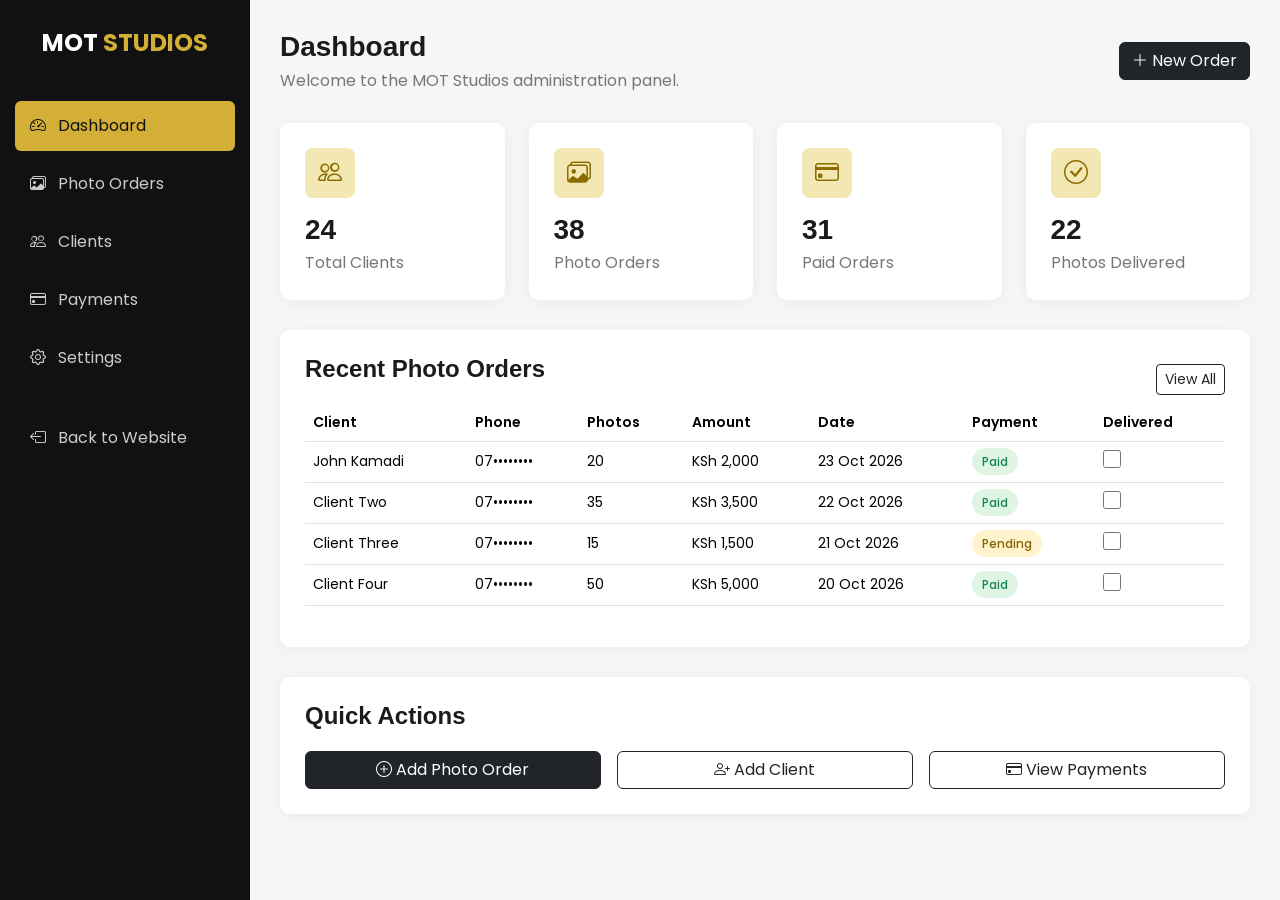
<file: admin.html>
<!DOCTYPE html>
<html lang="en">

<head>
  <meta charset="utf-8">
  <meta content="width=device-width, initial-scale=1.0" name="viewport">

  <title>MOT Studios | Admin Dashboard</title>

  <meta name="description" content="MOT Studios administration dashboard">
  <meta name="keywords" content="MOT Studios, photography, admin dashboard">

  <!-- Favicons -->
  <link href="assets/img/favicon.png" rel="icon">

  <!-- Fonts -->
  <link href="https://fonts.googleapis.com" rel="preconnect">
  <link href="https://fonts.googleapis.com" rel="preconnect" crossorigin>

  <link
    href="https://fonts.googleapis.com/css2?family=Roboto:wght@300;400;500;700&family=Poppins:wght@400;500;600;700&display=swap"
    rel="stylesheet">

  <!-- Bootstrap -->
  <link href="assets/vendor/bootstrap/css/bootstrap.min.css" rel="stylesheet">

  <!-- Bootstrap Icons -->
  <link href="assets/vendor/bootstrap-icons/bootstrap-icons.css" rel="stylesheet">

  <!-- Main CSS -->
  <link href="assets/css/main.css" rel="stylesheet">

  <style>
    body {
      background: #f5f6f8;
      font-family: "Poppins", sans-serif;
    }

    .admin-sidebar {
      min-height: 100vh;
      background: #111111;
      color: white;
      position: fixed;
      width: 250px;
      left: 0;
      top: 0;
      padding: 25px 15px;
    }

    .admin-logo {
      font-size: 24px;
      font-weight: 700;
      margin-bottom: 40px;
      text-align: center;
    }

    .admin-logo span {
      color: #d4af37;
    }

    .admin-sidebar a {
      display: flex;
      align-items: center;
      gap: 12px;
      color: #cccccc;
      text-decoration: none;
      padding: 13px 15px;
      margin-bottom: 8px;
      border-radius: 6px;
      transition: 0.3s;
    }

    .admin-sidebar a:hover,
    .admin-sidebar a.active {
      background: #d4af37;
      color: #111111;
    }

    .admin-content {
      margin-left: 250px;
      padding: 30px;
    }

    .dashboard-header {
      display: flex;
      justify-content: space-between;
      align-items: center;
      margin-bottom: 30px;
    }

    .dashboard-header h1 {
      font-size: 28px;
      font-weight: 600;
      margin: 0;
    }

    .dashboard-header p {
      margin: 5px 0 0;
      color: #777;
    }

    .stat-card {
      background: white;
      border-radius: 10px;
      padding: 25px;
      box-shadow: 0 2px 15px rgba(0, 0, 0, 0.05);
      height: 100%;
    }

    .stat-icon {
      width: 50px;
      height: 50px;
      border-radius: 8px;
      display: flex;
      align-items: center;
      justify-content: center;
      background: #f3e7b3;
      color: #8a6d00;
      font-size: 24px;
      margin-bottom: 15px;
    }

    .stat-card h3 {
      font-size: 28px;
      margin: 0;
      font-weight: 600;
    }

    .stat-card p {
      color: #777;
      margin: 5px 0 0;
    }

    .dashboard-card {
      background: white;
      border-radius: 10px;
      padding: 25px;
      box-shadow: 0 2px 15px rgba(0, 0, 0, 0.05);
      margin-top: 30px;
    }

    .dashboard-card h4 {
      margin-bottom: 20px;
      font-weight: 600;
    }

    .table th {
      font-weight: 600;
      font-size: 14px;
      white-space: nowrap;
    }

    .table td {
      vertical-align: middle;
      font-size: 14px;
    }

    .status {
      padding: 5px 10px;
      border-radius: 20px;
      font-size: 12px;
      font-weight: 500;
    }

    .status-paid {
      background: #dff5e4;
      color: #198754;
    }

    .status-pending {
      background: #fff3cd;
      color: #856404;
    }

    .delivery-checkbox {
      width: 18px;
      height: 18px;
      cursor: pointer;
    }

    .logout-btn {
      margin-top: 30px;
    }

    @media (max-width: 991px) {

      .admin-sidebar {
        width: 210px;
      }

      .admin-content {
        margin-left: 210px;
      }
    }

    @media (max-width: 767px) {

      .admin-sidebar {
        position: relative;
        width: 100%;
        min-height: auto;
      }

      .admin-content {
        margin-left: 0;
        padding: 20px;
      }

      .dashboard-header {
        display: block;
      }

      .dashboard-header button {
        margin-top: 15px;
      }
    }
  </style>

</head>

<body>

  <!-- =========================
       SIDEBAR
  ========================== -->

  <aside class="admin-sidebar">

    <div class="admin-logo">
      MOT <span>STUDIOS</span>
    </div>

    <nav>

      <a href="admin.html" class="active">
        <i class="bi bi-speedometer2"></i>
        Dashboard
      </a>

      <a href="#">
        <i class="bi bi-images"></i>
        Photo Orders
      </a>

      <a href="#">
        <i class="bi bi-people"></i>
        Clients
      </a>

      <a href="#">
        <i class="bi bi-credit-card"></i>
        Payments
      </a>

      <a href="#">
        <i class="bi bi-gear"></i>
        Settings
      </a>

      <a href="index.html" class="logout-btn">
        <i class="bi bi-box-arrow-left"></i>
        Back to Website
      </a>

    </nav>

  </aside>


  <!-- =========================
       MAIN CONTENT
  ========================== -->

  <main class="admin-content">

    <!-- Dashboard Header -->

    <div class="dashboard-header">

      <div>
        <h1>Dashboard</h1>
        <p>Welcome to the MOT Studios administration panel.</p>
      </div>

      <div>
        <button class="btn btn-dark">
          <i class="bi bi-plus-lg"></i>
          New Order
        </button>
      </div>

    </div>


    <!-- =========================
         STATISTICS
    ========================== -->

    <div class="row g-4">

      <!-- Clients -->

      <div class="col-lg-3 col-md-6">

        <div class="stat-card">

          <div class="stat-icon">
            <i class="bi bi-people"></i>
          </div>

          <h3>24</h3>

          <p>Total Clients</p>

        </div>

      </div>


      <!-- Orders -->

      <div class="col-lg-3 col-md-6">

        <div class="stat-card">

          <div class="stat-icon">
            <i class="bi bi-images"></i>
          </div>

          <h3>38</h3>

          <p>Photo Orders</p>

        </div>

      </div>


      <!-- Payments -->

      <div class="col-lg-3 col-md-6">

        <div class="stat-card">

          <div class="stat-icon">
            <i class="bi bi-credit-card"></i>
          </div>

          <h3>31</h3>

          <p>Paid Orders</p>

        </div>

      </div>


      <!-- Delivery -->

      <div class="col-lg-3 col-md-6">

        <div class="stat-card">

          <div class="stat-icon">
            <i class="bi bi-check-circle"></i>
          </div>

          <h3>22</h3>

          <p>Photos Delivered</p>

        </div>

      </div>

    </div>


    <!-- =========================
         PHOTO ORDERS
    ========================== -->

    <div class="dashboard-card">

      <div class="d-flex justify-content-between align-items-center">

        <h4>Recent Photo Orders</h4>

        <button class="btn btn-outline-dark btn-sm">
          View All
        </button>

      </div>


      <div class="table-responsive">

        <table class="table table-hover align-middle">

          <thead>

            <tr>

              <th>Client</th>

              <th>Phone</th>

              <th>Photos</th>

              <th>Amount</th>

              <th>Date</th>

              <th>Payment</th>

              <th>Delivered</th>

            </tr>

          </thead>


          <tbody>

            <!-- Order 1 -->

            <tr>

              <td>John Kamadi</td>

              <td>07••••••••</td>

              <td>20</td>

              <td>KSh 2,000</td>

              <td>23 Oct 2026</td>

              <td>
                <span class="status status-paid">
                  Paid
                </span>
              </td>

              <td>
                <input
                  type="checkbox"
                  class="delivery-checkbox"
                  title="Mark photos as delivered">
              </td>

            </tr>


            <!-- Order 2 -->

            <tr>

              <td>Client Two</td>

              <td>07••••••••</td>

              <td>35</td>

              <td>KSh 3,500</td>

              <td>22 Oct 2026</td>

              <td>
                <span class="status status-paid">
                  Paid
                </span>
              </td>

              <td>
                <input
                  type="checkbox"
                  class="delivery-checkbox"
                  title="Mark photos as delivered">
              </td>

            </tr>


            <!-- Order 3 -->

            <tr>

              <td>Client Three</td>

              <td>07••••••••</td>

              <td>15</td>

              <td>KSh 1,500</td>

              <td>21 Oct 2026</td>

              <td>
                <span class="status status-pending">
                  Pending
                </span>
              </td>

              <td>
                <input
                  type="checkbox"
                  class="delivery-checkbox"
                  title="Mark photos as delivered">
              </td>

            </tr>


            <!-- Order 4 -->

            <tr>

              <td>Client Four</td>

              <td>07••••••••</td>

              <td>50</td>

              <td>KSh 5,000</td>

              <td>20 Oct 2026</td>

              <td>
                <span class="status status-paid">
                  Paid
                </span>
              </td>

              <td>
                <input
                  type="checkbox"
                  class="delivery-checkbox"
                  title="Mark photos as delivered">
              </td>

            </tr>

          </tbody>

        </table>

      </div>

    </div>


    <!-- =========================
         QUICK ACTIONS
    ========================== -->

    <div class="dashboard-card">

      <h4>Quick Actions</h4>

      <div class="row g-3">

        <div class="col-md-4">

          <button class="btn btn-dark w-100">
            <i class="bi bi-plus-circle"></i>
            Add Photo Order
          </button>

        </div>

        <div class="col-md-4">

          <button class="btn btn-outline-dark w-100">
            <i class="bi bi-person-plus"></i>
            Add Client
          </button>

        </div>

        <div class="col-md-4">

          <button class="btn btn-outline-dark w-100">
            <i class="bi bi-credit-card"></i>
            View Payments
          </button>

        </div>

      </div>

    </div>

  </main>


  <!-- Bootstrap JS -->

  <script src="assets/vendor/bootstrap/js/bootstrap.bundle.min.js"></script>

</body>

</html>
</file>
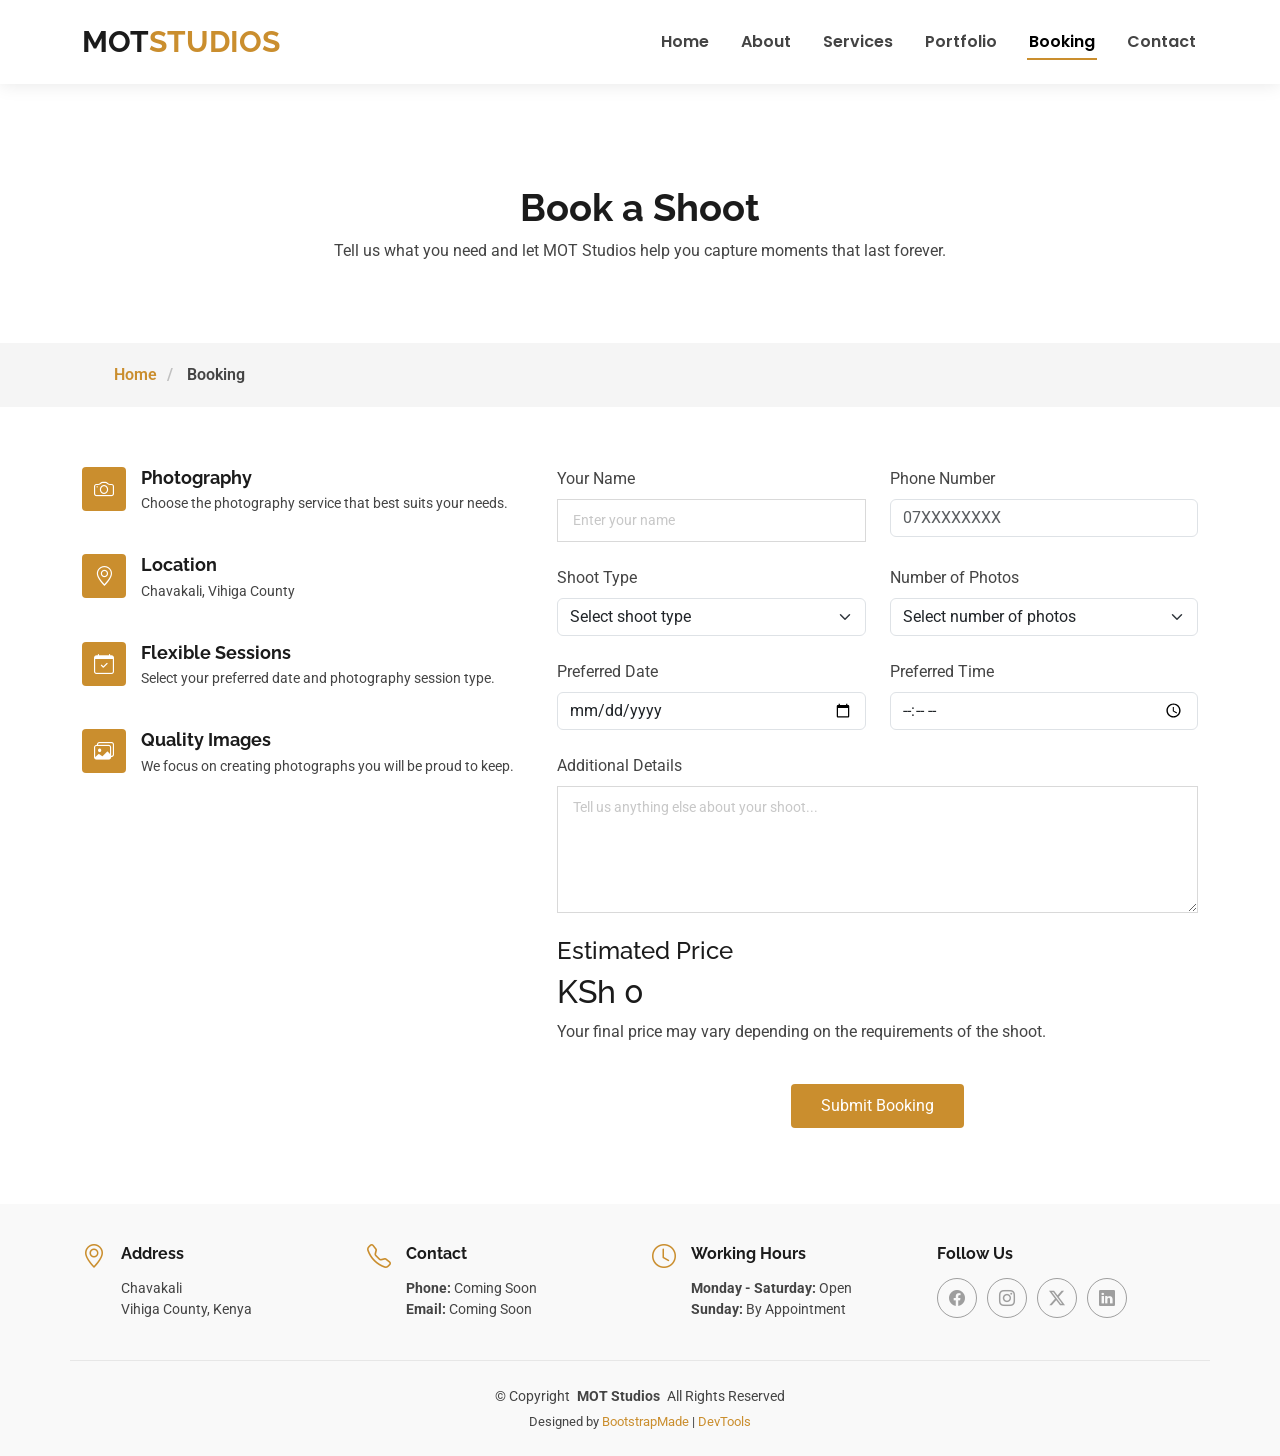
<file: booking.html>
```html
<!DOCTYPE html>
<html lang="en">

<head>
  <meta charset="utf-8">
  <meta content="width=device-width, initial-scale=1.0" name="viewport">

  <title>Booking | MOT Studios</title>

  <meta name="description" content="Book a photography session with MOT Studios.">
  <meta name="keywords" content="MOT Studios, photography booking, Chavakali photography">

  <!-- Favicons -->
  <link href="assets/img/favicon.png" rel="icon">
  <link href="assets/img/apple-touch-icon.png" rel="apple-touch-icon">

  <!-- Fonts -->
  <link href="https://fonts.googleapis.com" rel="preconnect">
  <link href="https://fonts.googleapis.com" rel="preconnect" crossorigin>

  <link href="https://fonts.googleapis.com/css2?family=Roboto:wght@300;400;500;700&family=Poppins:wght@400;500;600;700&family=Raleway:wght@400;500;600;700&display=swap" rel="stylesheet">

  <!-- Vendor CSS -->
  <link href="assets/vendor/bootstrap/css/bootstrap.min.css" rel="stylesheet">
  <link href="assets/vendor/bootstrap-icons/bootstrap-icons.css" rel="stylesheet">
  <link href="assets/vendor/aos/aos.css" rel="stylesheet">
  <link href="assets/vendor/fontawesome-free/css/all.min.css" rel="stylesheet">

  <!-- Main CSS -->
  <link href="assets/css/main.css" rel="stylesheet">

</head>

<body class="contact-page">

  <!-- Header -->
  <header id="header" class="header d-flex align-items-center fixed-top">

    <div class="container-fluid container-xl position-relative d-flex align-items-center justify-content-between">

      <!-- Logo -->
      <a href="index.html" class="logo d-flex align-items-center">
        <h1 class="sitename">MOT<span>STUDIOS</span></h1>
      </a>

      <!-- Navigation -->
      <nav id="navmenu" class="navmenu">

        <ul>

          <li>
            <a href="index.html">Home</a>
          </li>

          <li>
            <a href="about.html">About</a>
          </li>

          <li>
            <a href="services.html">Services</a>
          </li>

          <li>
            <a href="portfolio.html">Portfolio</a>
          </li>

          <li>
            <a href="booking.html" class="active">Booking</a>
          </li>

          <li>
            <a href="contact.html">Contact</a>
          </li>

        </ul>

        <i class="mobile-nav-toggle d-xl-none bi bi-list"></i>

      </nav>

    </div>

  </header>


  <!-- Main -->
  <main class="main">


    <!-- Page Title -->
    <div class="page-title" data-aos="fade">

      <div class="heading">

        <div class="container">

          <div class="row d-flex justify-content-center text-center">

            <div class="col-lg-8">

              <h1>Book a Shoot</h1>

              <p class="mb-0">
                Tell us what you need and let MOT Studios help
                you capture moments that last forever.
              </p>

            </div>

          </div>

        </div>

      </div>


      <!-- Breadcrumbs -->
      <nav class="breadcrumbs">

        <div class="container">

          <ol>

            <li>
              <a href="index.html">Home</a>
            </li>

            <li class="current">
              Booking
            </li>

          </ol>

        </div>

      </nav>

    </div>
    <!-- End Page Title -->


    <!-- Booking Section -->
    <section id="booking" class="contact section">

      <div class="container" data-aos="fade-up" data-aos-delay="100">

        <div class="row gy-4">


          <!-- Booking Information -->
          <div class="col-lg-5">

            <div class="info-wrap">

              <div class="info-item d-flex">

                <i class="bi bi-camera"></i>

                <div>

                  <h3>Photography</h3>

                  <p>
                    Choose the photography service that
                    best suits your needs.
                  </p>

                </div>

              </div>


              <div class="info-item d-flex">

                <i class="bi bi-geo-alt"></i>

                <div>

                  <h3>Location</h3>

                  <p>
                    Chavakali, Vihiga County
                  </p>

                </div>

              </div>


              <div class="info-item d-flex">

                <i class="bi bi-calendar-check"></i>

                <div>

                  <h3>Flexible Sessions</h3>

                  <p>
                    Select your preferred date and
                    photography session type.
                  </p>

                </div>

              </div>


              <div class="info-item d-flex">

                <i class="bi bi-images"></i>

                <div>

                  <h3>Quality Images</h3>

                  <p>
                    We focus on creating photographs
                    you will be proud to keep.
                  </p>

                </div>

              </div>

            </div>

          </div>


          <!-- Booking Form -->
          <div class="col-lg-7">

            <form id="bookingForm" class="php-email-form">

              <div class="row gy-4">


                <!-- Name -->
                <div class="col-md-6">

                  <label for="name" class="form-label">
                    Your Name
                  </label>

                  <input
                    type="text"
                    name="name"
                    id="name"
                    class="form-control"
                    placeholder="Enter your name"
                    required>

                </div>


                <!-- Phone -->
                <div class="col-md-6">

                  <label for="phone" class="form-label">
                    Phone Number
                  </label>

                  <input
                    type="tel"
                    name="phone"
                    id="phone"
                    class="form-control"
                    placeholder="07XXXXXXXX"
                    required>

                </div>


                <!-- Shoot Type -->
                <div class="col-md-6">

                  <label for="shootType" class="form-label">
                    Shoot Type
                  </label>

                  <select
                    name="shootType"
                    id="shootType"
                    class="form-select"
                    required>

                    <option value="" selected disabled>
                      Select shoot type
                    </option>

                    <option value="regular">
                      Regular Shoot
                    </option>

                    <option value="special">
                      Special Shoot
                    </option>

                    <option value="indoor">
                      Indoor Shoot
                    </option>

                    <option value="outdoor">
                      Outdoor Shoot
                    </option>

                  </select>

                </div>


                <!-- Number of Photos -->
                <div class="col-md-6">

                  <label for="photos" class="form-label">
                    Number of Photos
                  </label>

                  <select
                    name="photos"
                    id="photos"
                    class="form-select"
                    required>

                    <option value="" selected disabled>
                      Select number of photos
                    </option>

                    <option value="5">
                      5 Photos
                    </option>

                    <option value="10">
                      10 Photos
                    </option>

                    <option value="15">
                      15 Photos
                    </option>

                    <option value="20">
                      20 Photos
                    </option>

                    <option value="30">
                      30 Photos
                    </option>

                    <option value="50">
                      50 Photos
                    </option>

                  </select>

                </div>


                <!-- Date -->
                <div class="col-md-6">

                  <label for="date" class="form-label">
                    Preferred Date
                  </label>

                  <input
                    type="date"
                    name="date"
                    id="date"
                    class="form-control"
                    required>

                </div>


                <!-- Time -->
                <div class="col-md-6">

                  <label for="time" class="form-label">
                    Preferred Time
                  </label>

                  <input
                    type="time"
                    name="time"
                    id="time"
                    class="form-control"
                    required>

                </div>


                <!-- Additional Message -->
                <div class="col-12">

                  <label for="message" class="form-label">
                    Additional Details
                  </label>

                  <textarea
                    name="message"
                    id="message"
                    class="form-control"
                    rows="5"
                    placeholder="Tell us anything else about your shoot..."></textarea>

                </div>


                <!-- Price -->
                <div class="col-12">

                  <div class="price-box">

                    <h4>
                      Estimated Price
                    </h4>

                    <h2 id="price">
                      KSh 0
                    </h2>

                    <p>
                      Your final price may vary depending
                      on the requirements of the shoot.
                    </p>

                  </div>

                </div>


                <!-- Submit -->
                <div class="col-12 text-center">

                  <button type="submit">
                    Submit Booking
                  </button>

                </div>


              </div>

            </form>

          </div>

        </div>

      </div>

    </section>
    <!-- /Booking Section -->

  </main>


  <!-- Footer -->
  <footer id="footer" class="footer light-background">

    <div class="container">

      <div class="row gy-3">


        <!-- Address -->
        <div class="col-lg-3 col-md-6 d-flex">

          <i class="bi bi-geo-alt icon"></i>

          <div class="address">

            <h4>Address</h4>

            <p>Chavakali</p>
            <p>Vihiga County, Kenya</p>

          </div>

        </div>


        <!-- Contact -->
        <div class="col-lg-3 col-md-6 d-flex">

          <i class="bi bi-telephone icon"></i>

          <div>

            <h4>Contact</h4>

            <p>

              <strong>Phone:</strong>
              <span>Coming Soon</span>
              <br>

              <strong>Email:</strong>
              <span>Coming Soon</span>

            </p>

          </div>

        </div>


        <!-- Working Hours -->
        <div class="col-lg-3 col-md-6 d-flex">

          <i class="bi bi-clock icon"></i>

          <div>

            <h4>Working Hours</h4>

            <p>

              <strong>Monday - Saturday:</strong>
              <span>Open</span>
              <br>

              <strong>Sunday:</strong>
              <span>By Appointment</span>

            </p>

          </div>

        </div>


        <!-- Social Media -->
        <div class="col-lg-3 col-md-6">

          <h4>Follow Us</h4>

          <div class="social-links d-flex">

            <a href="#">
              <i class="bi bi-facebook"></i>
            </a>

            <a href="#">
              <i class="bi bi-instagram"></i>
            </a>

            <a href="#">
              <i class="bi bi-twitter-x"></i>
            </a>

            <a href="#">
              <i class="bi bi-linkedin"></i>
            </a>

          </div>

        </div>

      </div>

    </div>


    <!-- Copyright -->
    <div class="container copyright text-center mt-4">

      <p>
        © <span>Copyright</span>
        <strong class="px-1 sitename">MOT Studios</strong>
        <span>All Rights Reserved</span>
      </p>

      <div class="credits">

        Designed by
        <a href="https://bootstrapmade.com/">BootstrapMade</a>

        |

        <a href="https://bootstrapmade.com/tools/">DevTools</a>

      </div>

    </div>

  </footer>


  <!-- Scroll Top -->
  <a
    href="#"
    id="scroll-top"
    class="scroll-top d-flex align-items-center justify-content-center">

    <i class="bi bi-arrow-up-short"></i>

  </a>


  <!-- Preloader -->
  <div id="preloader"></div>


  <!-- Vendor JS -->
  <script src="assets/vendor/bootstrap/js/bootstrap.bundle.min.js"></script>

  <script src="assets/vendor/aos/aos.js"></script>


  <!-- Price Calculation -->
  <script>

    const shootType = document.getElementById("shootType");
    const photos = document.getElementById("photos");
    const priceDisplay = document.getElementById("price");

    function calculatePrice() {

      const type = shootType.value;
      const numberOfPhotos = Number(photos.value);

      if (!type || !numberOfPhotos) {

        priceDisplay.textContent = "KSh 0";

        return;

      }


      /*
       * Base prices for each shoot type.
       * These are temporary frontend prices
       * and can be changed later.
       */

      const basePrices = {

        regular: 500,
        special: 800,
        indoor: 700,
        outdoor: 1000

      };


      const pricePerPhoto = {

        regular: 100,
        special: 120,
        indoor: 110,
        outdoor: 150

      };


      const total =
        basePrices[type] +
        (numberOfPhotos * pricePerPhoto[type]);


      priceDisplay.textContent =
        "KSh " + total.toLocaleString();

    }


    shootType.addEventListener("change", calculatePrice);

    photos.addEventListener("change", calculatePrice);


    /*
     * Prevent the form from actually submitting
     * because this is currently a frontend-only project.
     */

    document.getElementById("bookingForm").addEventListener("submit", function(event) {

      event.preventDefault();

      alert(
        "Thank you! Your booking request has been prepared. " +
        "We will contact you to confirm the session."
      );

    });

  </script>


  <!-- Main JS -->
  <script src="assets/js/main.js"></script>

</body>

</html>
</file>
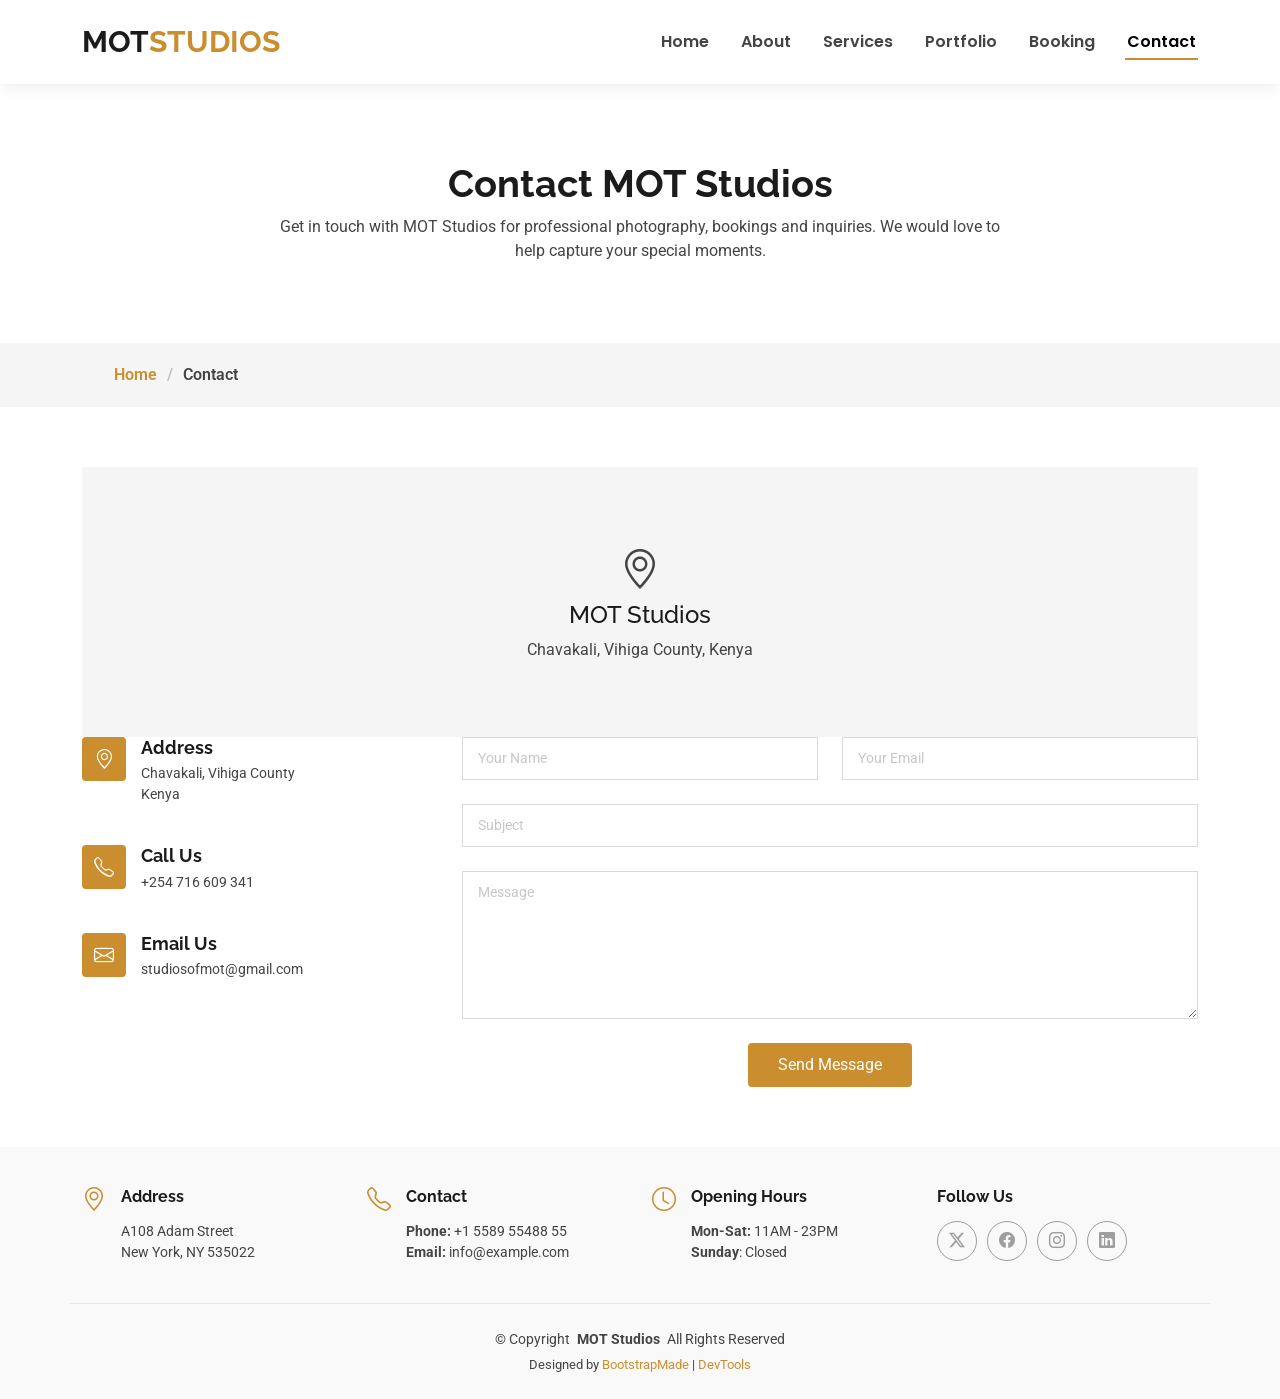
<file: contact.html>
<!DOCTYPE html>
<html lang="en">

<head>
  <meta charset="utf-8">
  <meta content="width=device-width, initial-scale=1.0" name="viewport">
  <title>Contact | MOT Studios</title>
  <meta name="description" content="">
  <meta name="keywords" content="">

  <!-- Favicons -->
  <link href="assets/img/favicon.png" rel="icon">
  <link href="assets/img/apple-touch-icon.png" rel="apple-touch-icon">

  <!-- Fonts -->
  <link href="https://fonts.googleapis.com" rel="preconnect">
  <link href="https://fonts.gstatic.com" rel="preconnect" crossorigin>
  <link
    href="https://fonts.googleapis.com/css2?family=Roboto:ital,wght@0,100;0,300;0,400;0,500;0,700;0,900;1,100;1,300;1,400;1,500;1,700;1,900&family=Poppins:ital,wght@0,100;0,200;0,300;0,400;0,500;0,600;0,700;0,800;0,900;1,100;1,200;1,300;1,400;1,500;1,600;1,700;1,800;1,900&family=Raleway:ital,wght@0,100;0,200;0,300;0,400;0,500;0,600;0,700;0,800;0,900;1,100;1,200;1,300;1,400;1,500;1,600;1,700;1,800;1,900&display=swap"
    rel="stylesheet">

  <!-- Vendor CSS Files -->
  <link href="assets/vendor/bootstrap/css/bootstrap.min.css" rel="stylesheet">
  <link href="assets/vendor/bootstrap-icons/bootstrap-icons.css" rel="stylesheet">
  <link href="assets/vendor/aos/aos.css" rel="stylesheet">
  <link href="assets/vendor/fontawesome-free/css/all.min.css" rel="stylesheet">
  <link href="assets/vendor/swiper/swiper-bundle.min.css" rel="stylesheet">

  <!-- Main CSS File -->
  <link href="assets/css/main.css" rel="stylesheet">

  <!-- =======================================================
  * Template Name: EstateAgency
  * Template URL: https://bootstrapmade.com/real-estate-agency-bootstrap-template/
  * Updated: Apr 08 2026 with Bootstrap v5.3.8
  * Author: BootstrapMade.com
  * License: https://bootstrapmade.com/license/
  ======================================================== -->
</head>

<body class="contact-page">

  <header id="header" class="header d-flex align-items-center fixed-top">
    <div class="container-fluid container-xl position-relative d-flex align-items-center justify-content-between">

      <a href="index.html" class="logo d-flex align-items-center">
        <!-- Uncomment the line below if you also wish to use an image logo -->
        <!-- <img src="assets/img/logo.png" alt=""> -->
        <h1 class="sitename">MOT<span>STUDIOS</span></h1>
      </a>

      <nav id="navmenu" class="navmenu">
        <ul>
          <li><a href="index.html">Home</a></li>
          <li><a href="about.html">About</a></li>
          <li><a href="services.html">Services</a></li>
          <li><a href="portfolio.html">Portfolio</a></li>
          <li><a href="booking.html">Booking</a></li>
          <li><a href="contact.html" class="active">Contact</a></li>
        </ul>
        <i class="mobile-nav-toggle d-xl-none bi bi-list"></i>
      </nav>

    </div>
  </header>

  <main class="main">

    <!-- Page Title -->
    <div class="page-title" data-aos="fade">
      <div class="heading">
        <div class="container">
          <div class="row d-flex justify-content-center text-center">
            <div class="col-lg-8">
              <h1>Contact MOT Studios</h1>
              <p class="mb-0">
                Get in touch with MOT Studios for professional photography,
                bookings and inquiries. We would love to help capture your special moments.
              </p>
            </div>
          </div>
        </div>
      </div>
      <nav class="breadcrumbs">
        <div class="container">
          <ol>
            <li><a href="index.html">Home</a></li>
            <li class="current">Contact</li>
          </ol>
        </div>
      </nav>
    </div><!-- End Page Title -->

    <!-- Contact Section -->
    <section id="contact" class="contact section">

      <div class="container" data-aos="fade-up" data-aos-delay="100">

        <div class="map-placeholder d-flex align-items-center justify-content-center"
          style="width: 100%; height: 270px; background: #f5f5f5;">
          <div class="text-center">
            <i class="bi bi-geo-alt" style="font-size: 40px;"></i>
            <h4>MOT Studios</h4>
            <p class="mb-0">Chavakali, Vihiga County, Kenya</p>
          </div>
        </div>

        <div class="row gy-4">

          <div class="col-lg-4">
            <div class="info-item d-flex" data-aos="fade-up" data-aos-delay="300">
              <i class="bi bi-geo-alt flex-shrink-0"></i>
              <div>
                <h3>Address</h3>
                <p>Chavakali, Vihiga County</p>
                <p>Kenya</p>
              </div>
            </div><!-- End Info Item -->

            <div class="info-item d-flex" data-aos="fade-up" data-aos-delay="400">
              <i class="bi bi-telephone flex-shrink-0"></i>
              <div>
                <h3>Call Us</h3>
                <p>+254 716 609 341</p>
              </div>
            </div><!-- End Info Item -->

            <div class="info-item d-flex" data-aos="fade-up" data-aos-delay="500">
              <i class="bi bi-envelope flex-shrink-0"></i>
              <div>
                <h3>Email Us</h3>
                <p>studiosofmot@gmail.com</p>
              </div>
            </div><!-- End Info Item -->

          </div>

          <div class="col-lg-8">
            <form action="forms/contact.php" method="post" class="php-email-form" data-aos="fade-up"
              data-aos-delay="200">
              <div class="row gy-4">

                <div class="col-md-6">
                  <input type="text" name="name" class="form-control" placeholder="Your Name" required="">
                </div>

                <div class="col-md-6 ">
                  <input type="email" class="form-control" name="email" placeholder="Your Email" required="">
                </div>

                <div class="col-md-12">
                  <input type="text" class="form-control" name="subject" placeholder="Subject" required="">
                </div>

                <div class="col-md-12">
                  <textarea class="form-control" name="message" rows="6" placeholder="Message" required=""></textarea>
                </div>

                <div class="col-md-12 text-center">
                  <div class="loading">Loading</div>
                  <div class="error-message"></div>
                  <div class="sent-message">Your message has been sent. Thank you!</div>

                  <button type="submit">Send Message</button>
                </div>

              </div>
            </form>
          </div><!-- End Contact Form -->

        </div>

      </div>

    </section><!-- /Contact Section -->

  </main>

  <footer id="footer" class="footer light-background">

    <div class="container">
      <div class="row gy-3">
        <div class="col-lg-3 col-md-6 d-flex">
          <i class="bi bi-geo-alt icon"></i>
          <div class="address">
            <h4>Address</h4>
            <p>A108 Adam Street</p>
            <p>New York, NY 535022</p>
            <p></p>
          </div>

        </div>

        <div class="col-lg-3 col-md-6 d-flex">
          <i class="bi bi-telephone icon"></i>
          <div>
            <h4>Contact</h4>
            <p>
              <strong>Phone:</strong> <span>+1 5589 55488 55</span><br>
              <strong>Email:</strong> <span>info@example.com</span><br>
            </p>
          </div>
        </div>

        <div class="col-lg-3 col-md-6 d-flex">
          <i class="bi bi-clock icon"></i>
          <div>
            <h4>Opening Hours</h4>
            <p>
              <strong>Mon-Sat:</strong> <span>11AM - 23PM</span><br>
              <strong>Sunday</strong>: <span>Closed</span>
            </p>
          </div>
        </div>

        <div class="col-lg-3 col-md-6">
          <h4>Follow Us</h4>
          <div class="social-links d-flex">
            <a href="#" class="twitter"><i class="bi bi-twitter-x"></i></a>
            <a href="#" class="facebook"><i class="bi bi-facebook"></i></a>
            <a href="#" class="instagram"><i class="bi bi-instagram"></i></a>
            <a href="#" class="linkedin"><i class="bi bi-linkedin"></i></a>
          </div>
        </div>

      </div>
    </div>

    <div class="container copyright text-center mt-4">
      <p>© <span>Copyright</span> <strong class="px-1 sitename">MOT Studios</strong> <span>All Rights Reserved</span>
      </p>
      <div class="credits">
        <!-- All the links in the footer should remain intact. -->
        <!-- You can delete the links only if you've purchased the pro version. -->
        <!-- Licensing information: https://bootstrapmade.com/license/ -->
        <!-- Purchase the pro version with working PHP/AJAX contact form: [buy-url] -->
        Designed by <a href="https://bootstrapmade.com/">BootstrapMade</a> | <a
          href="https://bootstrapmade.com/tools/">DevTools</a>
      </div>
    </div>

  </footer>

  <!-- Scroll Top -->
  <a href="#" id="scroll-top" class="scroll-top d-flex align-items-center justify-content-center"><i
      class="bi bi-arrow-up-short"></i></a>

  <!-- Preloader -->
  <div id="preloader"></div>

  <!-- Vendor JS Files -->
  <script src="assets/vendor/bootstrap/js/bootstrap.bundle.min.js"></script>
  <script src="assets/vendor/php-email-form/validate.js"></script>
  <script src="assets/vendor/aos/aos.js"></script>
  <script src="assets/vendor/swiper/swiper-bundle.min.js"></script>
  <script src="assets/vendor/purecounter/purecounter_vanilla.js"></script>

  <!-- Main JS File -->
  <script src="assets/js/main.js"></script>

</body>

</html>
</file>
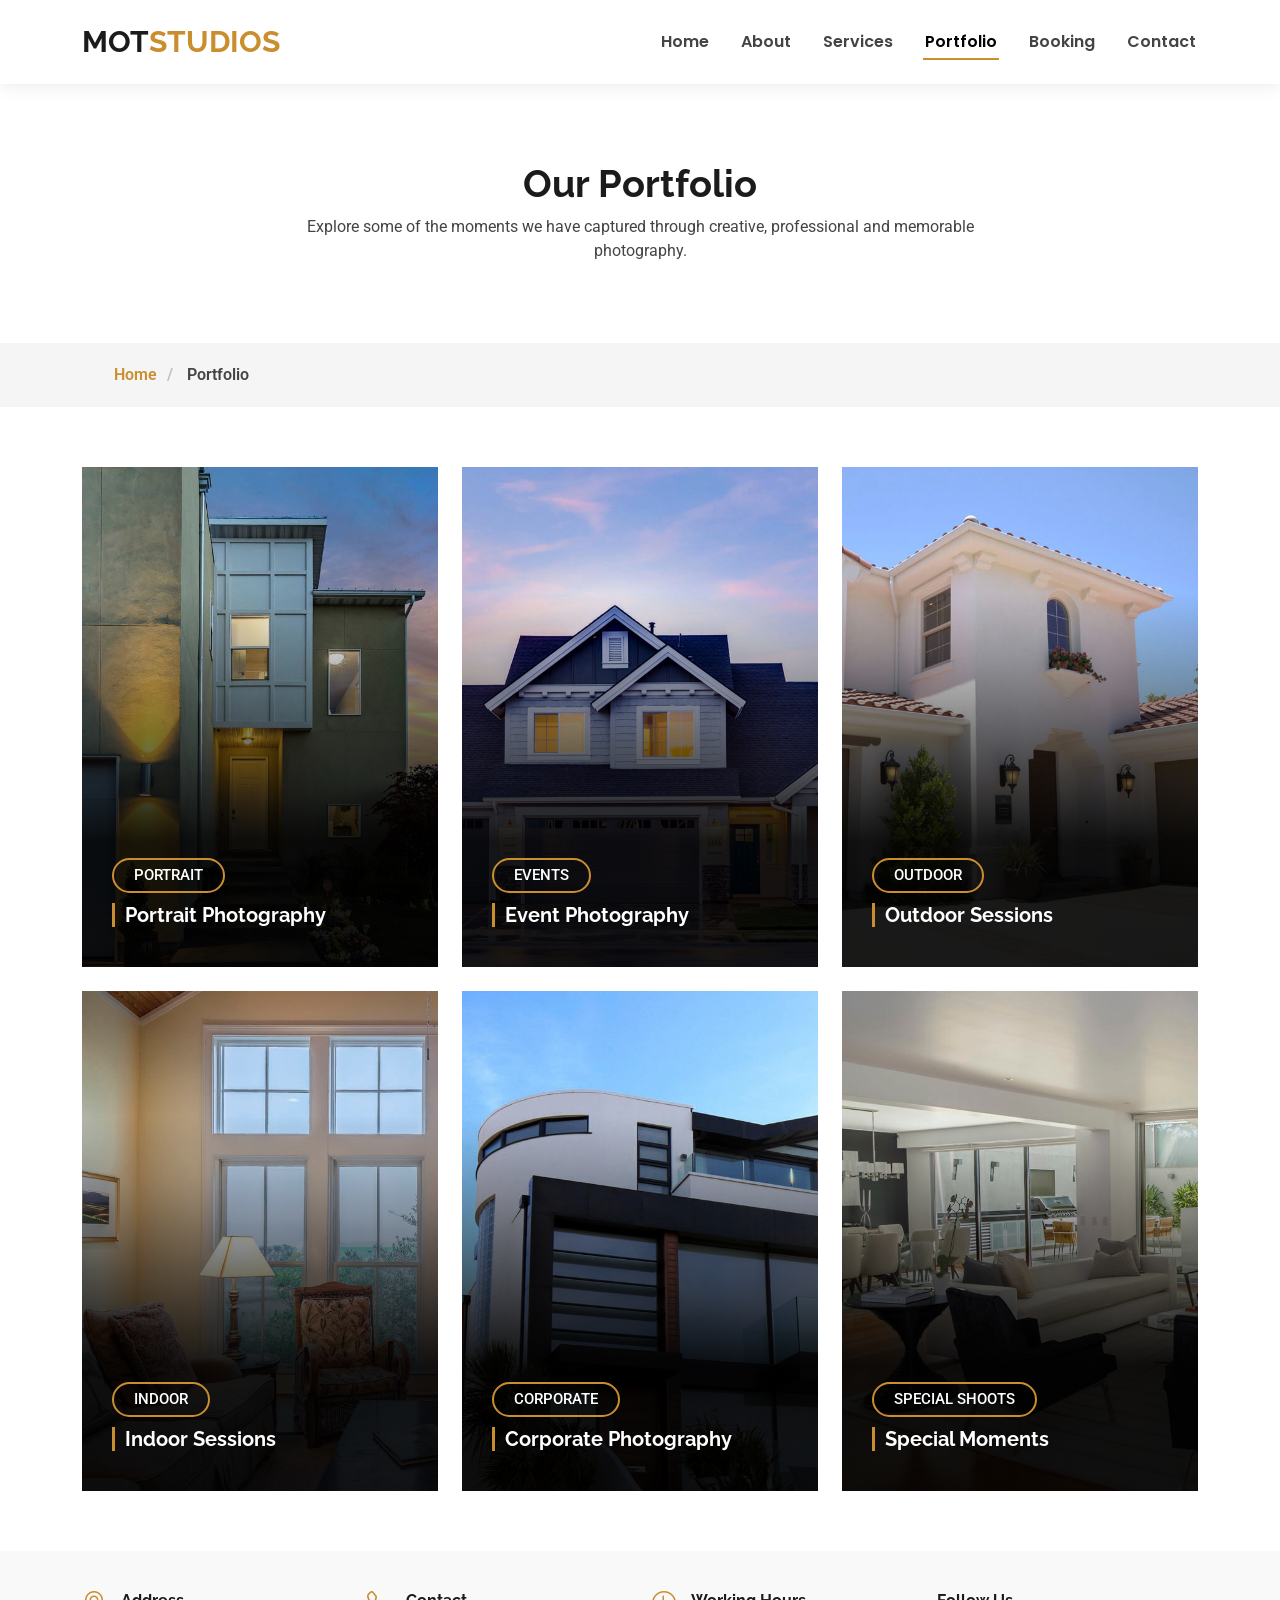
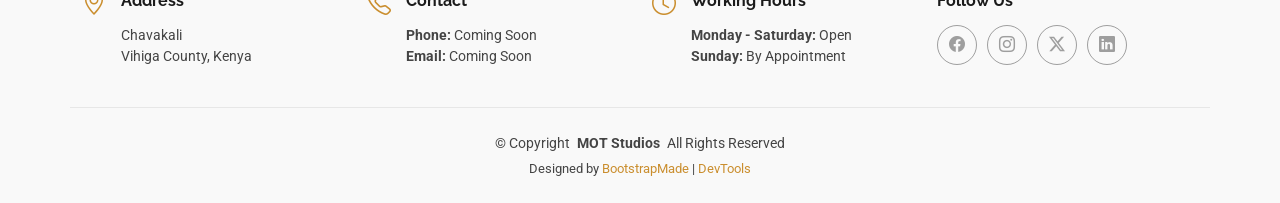
<file: portfolio.html>
<!DOCTYPE html>
<html lang="en">

<head>
  <meta charset="utf-8">
  <meta content="width=device-width, initial-scale=1.0" name="viewport">

  <title>Portfolio | MOT Studios</title>

  <meta name="description" content="Explore the photography portfolio of MOT Studios.">
  <meta name="keywords" content="MOT Studios, photography, Chavakali, portraits, events, photography portfolio">

  <!-- Favicons -->
  <link href="assets/img/favicon.png" rel="icon">
  <link href="assets/img/apple-touch-icon.png" rel="apple-touch-icon">

  <!-- Fonts -->
  <link href="https://fonts.googleapis.com" rel="preconnect">
  <link href="https://fonts.gstatic.com" rel="preconnect" crossorigin>
  <link href="https://fonts.googleapis.com/css2?family=Roboto:ital,wght@0,100;0,300;0,400;0,500;0,700;0,900;1,100;1,300;1,400;1,500;1,700;1,900&family=Poppins:ital,wght@0,100;0,200;0,300;0,400;0,500;0,600;0,700;0,800;0,900;1,100;1,200;1,300;1,400;1,500;1,600;1,700;1,800;1,900&family=Raleway:ital,wght@0,100;0,200;0,300;0,400;0,500;0,600;0,700;0,800;0,900;1,100;1,200;1,300;1,400;1,500;1,600;1,700;1,800;1,900&display=swap" rel="stylesheet">

  <!-- Vendor CSS Files -->
  <link href="assets/vendor/bootstrap/css/bootstrap.min.css" rel="stylesheet">
  <link href="assets/vendor/bootstrap-icons/bootstrap-icons.css" rel="stylesheet">
  <link href="assets/vendor/aos/aos.css" rel="stylesheet">
  <link href="assets/vendor/fontawesome-free/css/all.min.css" rel="stylesheet">
  <link href="assets/vendor/swiper/swiper-bundle.min.css" rel="stylesheet">

  <!-- Main CSS File -->
  <link href="assets/css/main.css" rel="stylesheet">

  <!-- =======================================================
  * Template Name: EstateAgency
  * Template URL: https://bootstrapmade.com/real-estate-agency-bootstrap-template/
  * Updated: Apr 08 2026 with Bootstrap v5.3.8
  * Author: BootstrapMade.com
  * License: https://bootstrapmade.com/license/
  ======================================================== -->

</head>

<body class="properties-page">

  <!-- Header -->
  <header id="header" class="header d-flex align-items-center fixed-top">

    <div class="container-fluid container-xl position-relative d-flex align-items-center justify-content-between">

      <!-- Logo -->
      <a href="index.html" class="logo d-flex align-items-center">
        <h1 class="sitename">MOT<span>STUDIOS</span></h1>
      </a>

      <!-- Navigation -->
      <nav id="navmenu" class="navmenu">

        <ul>

          <li>
            <a href="index.html">Home</a>
          </li>

          <li>
            <a href="about.html">About</a>
          </li>

          <li>
            <a href="services.html">Services</a>
          </li>

          <li>
            <a href="portfolio.html" class="active">Portfolio</a>
          </li>

          <li>
            <a href="booking.html">Booking</a>
          </li>

          <li>
            <a href="contact.html">Contact</a>
          </li>

        </ul>

        <i class="mobile-nav-toggle d-xl-none bi bi-list"></i>

      </nav>

    </div>

  </header>

  <!-- Main -->
  <main class="main">

    <!-- Page Title -->
    <div class="page-title" data-aos="fade">

      <div class="heading">

        <div class="container">

          <div class="row d-flex justify-content-center text-center">

            <div class="col-lg-8">

              <h1>Our Portfolio</h1>

              <p class="mb-0">
                Explore some of the moments we have captured through
                creative, professional and memorable photography.
              </p>

            </div>

          </div>

        </div>

      </div>

      <!-- Breadcrumbs -->
      <nav class="breadcrumbs">

        <div class="container">

          <ol>

            <li>
              <a href="index.html">Home</a>
            </li>

            <li class="current">
              Portfolio
            </li>

          </ol>

        </div>

      </nav>

    </div>
    <!-- End Page Title -->


    <!-- Portfolio Section -->
    <section id="portfolio" class="real-estate section">

      <div class="container">

        <div class="row gy-4">


          <!-- Portfolio Item 1 -->
          <div class="col-xl-4 col-md-6" data-aos="fade-up" data-aos-delay="100">

            <div class="card">

              <img
                src="assets/img/properties/property-1.jpg"
                alt="Portrait photography by MOT Studios"
                class="img-fluid">

              <div class="card-body">

                <span class="sale-rent">
                  PORTRAIT
                </span>

                <h3>
                  <a href="booking.html" class="stretched-link">
                    Portrait Photography
                  </a>
                </h3>

                <div class="card-content">

                  <p>
                    Professional portraits created to capture personality,
                    confidence and individual style.
                  </p>

                </div>

              </div>

            </div>

          </div>
          <!-- End Portfolio Item 1 -->


          <!-- Portfolio Item 2 -->
          <div class="col-xl-4 col-md-6" data-aos="fade-up" data-aos-delay="200">

            <div class="card">

              <img
                src="assets/img/properties/property-2.jpg"
                alt="Event photography by MOT Studios"
                class="img-fluid">

              <div class="card-body">

                <span class="sale-rent">
                  EVENTS
                </span>

                <h3>
                  <a href="booking.html" class="stretched-link">
                    Event Photography
                  </a>
                </h3>

                <div class="card-content">

                  <p>
                    Candid and professional coverage of events,
                    celebrations and special occasions.
                  </p>

                </div>

              </div>

            </div>

          </div>
          <!-- End Portfolio Item 2 -->


          <!-- Portfolio Item 3 -->
          <div class="col-xl-4 col-md-6" data-aos="fade-up" data-aos-delay="300">

            <div class="card">

              <img
                src="assets/img/properties/property-3.jpg"
                alt="Outdoor photography by MOT Studios"
                class="img-fluid">

              <div class="card-body">

                <span class="sale-rent">
                  OUTDOOR
                </span>

                <h3>
                  <a href="booking.html" class="stretched-link">
                    Outdoor Sessions
                  </a>
                </h3>

                <div class="card-content">

                  <p>
                    Natural-light photography sessions in beautiful
                    outdoor locations and environments.
                  </p>

                </div>

              </div>

            </div>

          </div>
          <!-- End Portfolio Item 3 -->


          <!-- Portfolio Item 4 -->
          <div class="col-xl-4 col-md-6" data-aos="fade-up" data-aos-delay="400">

            <div class="card">

              <img
                src="assets/img/properties/property-4.jpg"
                alt="Indoor photography by MOT Studios"
                class="img-fluid">

              <div class="card-body">

                <span class="sale-rent">
                  INDOOR
                </span>

                <h3>
                  <a href="booking.html" class="stretched-link">
                    Indoor Sessions
                  </a>
                </h3>

                <div class="card-content">

                  <p>
                    Carefully planned indoor sessions using creative
                    composition and controlled lighting.
                  </p>

                </div>

              </div>

            </div>

          </div>
          <!-- End Portfolio Item 4 -->


          <!-- Portfolio Item 5 -->
          <div class="col-xl-4 col-md-6" data-aos="fade-up" data-aos-delay="500">

            <div class="card">

              <img
                src="assets/img/properties/property-5.jpg"
                alt="Corporate photography by MOT Studios"
                class="img-fluid">

              <div class="card-body">

                <span class="sale-rent">
                  CORPORATE
                </span>

                <h3>
                  <a href="booking.html" class="stretched-link">
                    Corporate Photography
                  </a>
                </h3>

                <div class="card-content">

                  <p>
                    Professional photography for businesses,
                    teams, profiles and corporate events.
                  </p>

                </div>

              </div>

            </div>

          </div>
          <!-- End Portfolio Item 5 -->


          <!-- Portfolio Item 6 -->
          <div class="col-xl-4 col-md-6" data-aos="fade-up" data-aos-delay="600">

            <div class="card">

              <img
                src="assets/img/properties/property-6.jpg"
                alt="Special photography by MOT Studios"
                class="img-fluid">

              <div class="card-body">

                <span class="sale-rent">
                  SPECIAL SHOOTS
                </span>

                <h3>
                  <a href="booking.html" class="stretched-link">
                    Special Moments
                  </a>
                </h3>

                <div class="card-content">

                  <p>
                    Photography for birthdays, graduations,
                    celebrations and other important milestones.
                  </p>

                </div>

              </div>

            </div>

          </div>
          <!-- End Portfolio Item 6 -->


        </div>

      </div>

    </section>
    <!-- /Portfolio Section -->

  </main>


  <!-- Footer -->
  <footer id="footer" class="footer light-background">

    <div class="container">

      <div class="row gy-3">


        <!-- Address -->
        <div class="col-lg-3 col-md-6 d-flex">

          <i class="bi bi-geo-alt icon"></i>

          <div class="address">

            <h4>Address</h4>

            <p>Chavakali</p>
            <p>Vihiga County, Kenya</p>

          </div>

        </div>


        <!-- Contact -->
        <div class="col-lg-3 col-md-6 d-flex">

          <i class="bi bi-telephone icon"></i>

          <div>

            <h4>Contact</h4>

            <p>

              <strong>Phone:</strong>
              <span>Coming Soon</span>
              <br>

              <strong>Email:</strong>
              <span>Coming Soon</span>

            </p>

          </div>

        </div>


        <!-- Working Hours -->
        <div class="col-lg-3 col-md-6 d-flex">

          <i class="bi bi-clock icon"></i>

          <div>

            <h4>Working Hours</h4>

            <p>

              <strong>Monday - Saturday:</strong>
              <span>Open</span>
              <br>

              <strong>Sunday:</strong>
              <span>By Appointment</span>

            </p>

          </div>

        </div>


        <!-- Social Media -->
        <div class="col-lg-3 col-md-6">

          <h4>Follow Us</h4>

          <div class="social-links d-flex">

            <a href="#">
              <i class="bi bi-facebook"></i>
            </a>

            <a href="#">
              <i class="bi bi-instagram"></i>
            </a>

            <a href="#">
              <i class="bi bi-twitter-x"></i>
            </a>

            <a href="#">
              <i class="bi bi-linkedin"></i>
            </a>

          </div>

        </div>


      </div>

    </div>


    <!-- Copyright -->
    <div class="container copyright text-center mt-4">

      <p>
        © <span>Copyright</span>
        <strong class="px-1 sitename">MOT Studios</strong>
        <span>All Rights Reserved</span>
      </p>

      <div class="credits">

        <!-- All the links in the footer should remain intact. -->
        <!-- You can delete the links only if you've purchased the pro version. -->
        <!-- Licensing information: https://bootstrapmade.com/license/ -->

        Designed by
        <a href="https://bootstrapmade.com/">BootstrapMade</a>

        |

        <a href="https://bootstrapmade.com/tools/">DevTools</a>

      </div>

    </div>

  </footer>
  <!-- End Footer -->


  <!-- Scroll Top -->
  <a
    href="#"
    id="scroll-top"
    class="scroll-top d-flex align-items-center justify-content-center">

    <i class="bi bi-arrow-up-short"></i>

  </a>


  <!-- Preloader -->
  <div id="preloader"></div>


  <!-- Vendor JS Files -->
  <script src="assets/vendor/bootstrap/js/bootstrap.bundle.min.js"></script>

  <script src="assets/vendor/php-email-form/validate.js"></script>

  <script src="assets/vendor/aos/aos.js"></script>

  <script src="assets/vendor/swiper/swiper-bundle.min.js"></script>

  <script src="assets/vendor/purecounter/purecounter_vanilla.js"></script>


  <!-- Main JS File -->
  <script src="assets/js/main.js"></script>

</body>

</html>
</file>
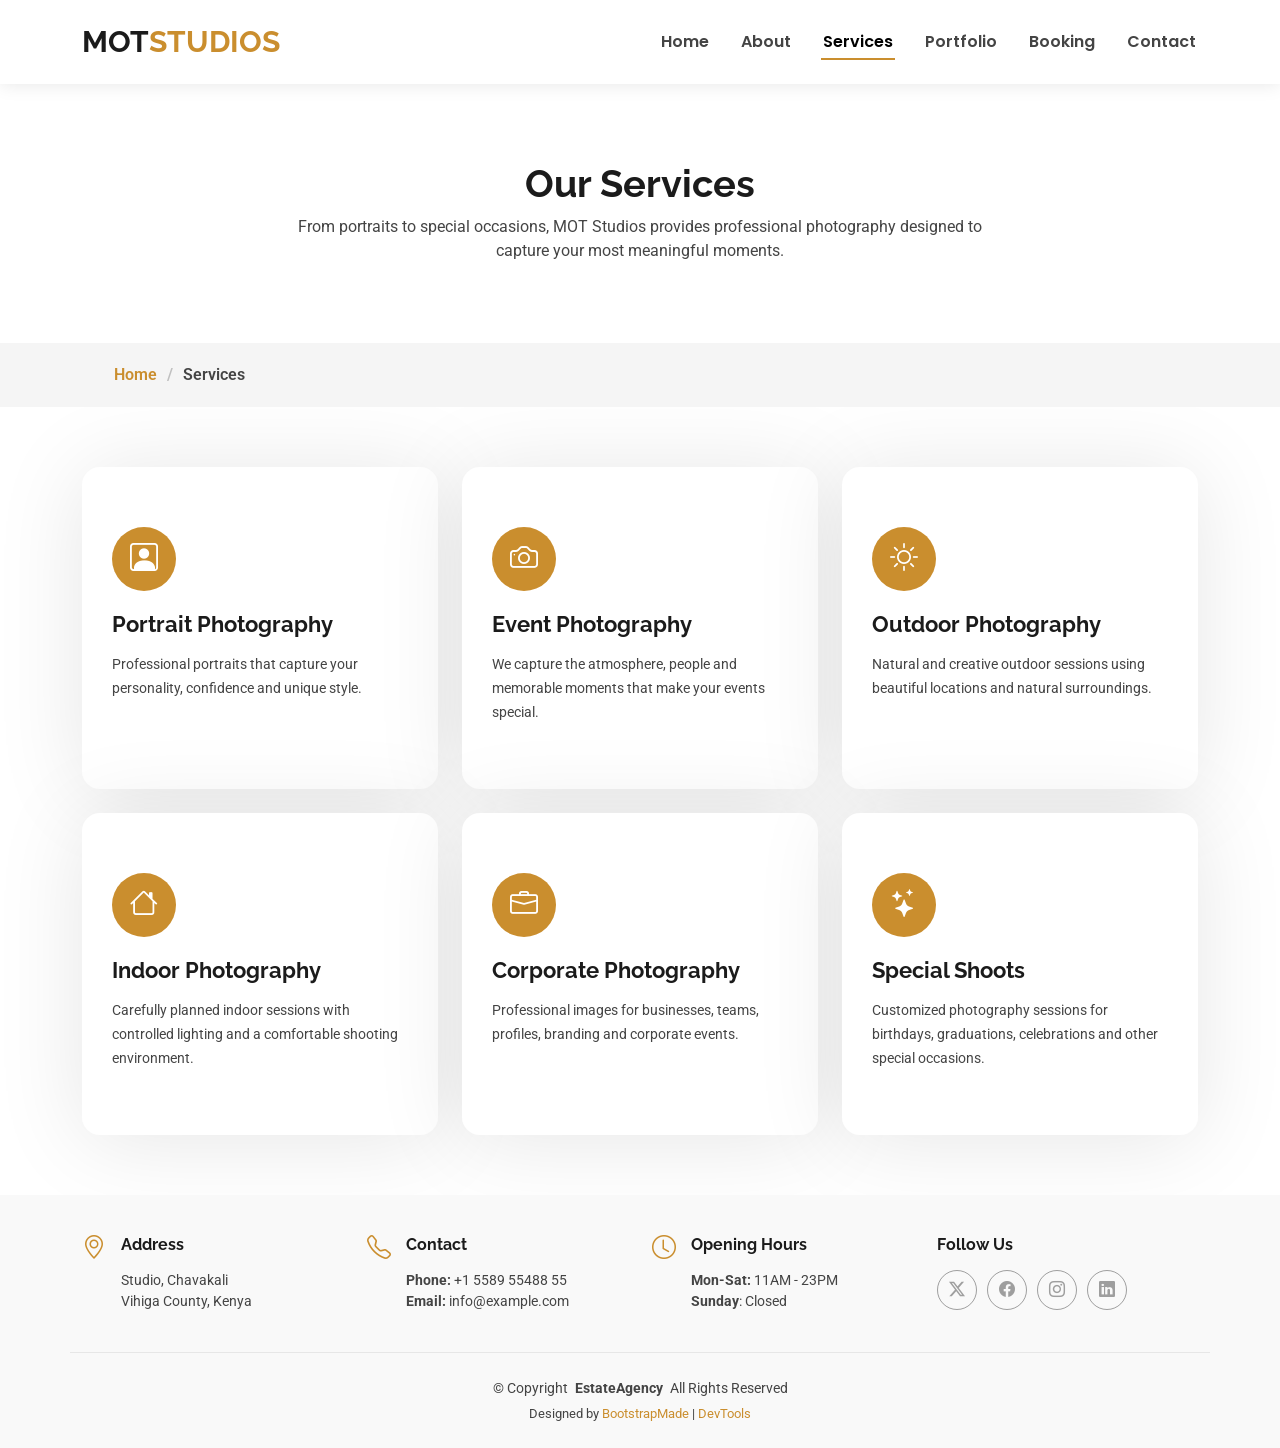
<file: services.html>
<!DOCTYPE html>
<html lang="en">

<head>
  <meta charset="utf-8">
  <meta content="width=device-width, initial-scale=1.0" name="viewport">
  <title>Services | MOT Studios</title>
  <meta name="description" content="">
  <meta name="keywords" content="">

  <!-- Favicons -->
  <link href="assets/img/favicon.png" rel="icon">
  <link href="assets/img/apple-touch-icon.png" rel="apple-touch-icon">

  <!-- Fonts -->
  <link href="https://fonts.googleapis.com" rel="preconnect">
  <link href="https://fonts.gstatic.com" rel="preconnect" crossorigin>
  <link
    href="https://fonts.googleapis.com/css2?family=Roboto:ital,wght@0,100;0,300;0,400;0,500;0,700;0,900;1,100;1,300;1,400;1,500;1,700;1,900&family=Poppins:ital,wght@0,100;0,200;0,300;0,400;0,500;0,600;0,700;0,800;0,900;1,100;1,200;1,300;1,400;1,500;1,600;1,700;1,800;1,900&family=Raleway:ital,wght@0,100;0,200;0,300;0,400;0,500;0,600;0,700;0,800;0,900;1,100;1,200;1,300;1,400;1,500;1,600;1,700;1,800;1,900&display=swap"
    rel="stylesheet">

  <!-- Vendor CSS Files -->
  <link href="assets/vendor/bootstrap/css/bootstrap.min.css" rel="stylesheet">
  <link href="assets/vendor/bootstrap-icons/bootstrap-icons.css" rel="stylesheet">
  <link href="assets/vendor/aos/aos.css" rel="stylesheet">
  <link href="assets/vendor/fontawesome-free/css/all.min.css" rel="stylesheet">
  <link href="assets/vendor/swiper/swiper-bundle.min.css" rel="stylesheet">

  <!-- Main CSS File -->
  <link href="assets/css/main.css" rel="stylesheet">

  <!-- =======================================================
  * Template Name: EstateAgency
  * Template URL: https://bootstrapmade.com/real-estate-agency-bootstrap-template/
  * Updated: Apr 08 2026 with Bootstrap v5.3.8
  * Author: BootstrapMade.com
  * License: https://bootstrapmade.com/license/
  ======================================================== -->
</head>

<body class="services-page">

  <header id="header" class="header d-flex align-items-center fixed-top">
    <div class="container-fluid container-xl position-relative d-flex align-items-center justify-content-between">

      <a href="index.html" class="logo d-flex align-items-center">
        <!-- Uncomment the line below if you also wish to use an image logo -->
        <!-- <img src="assets/img/logo.png" alt=""> -->
        <h1 class="sitename">MOT<span>STUDIOS</span></h1>
      </a>

      <nav id="navmenu" class="navmenu">
        <ul>
          <li><a href="index.html">Home</a></li>
          <li><a href="about.html">About</a></li>
          <li><a href="services.html" class="active">Services</a></li>
          <li><a href="portfolio.html">Portfolio</a></li>
          <li><a href="booking.html">Booking</a></li>
          <li><a href="contact.html">Contact</a></li>
        </ul>
        <i class="mobile-nav-toggle d-xl-none bi bi-list"></i>
      </nav>

    </div>
  </header>

  <main class="main">

    <!-- Page Title -->
    <div class="page-title" data-aos="fade">
      <div class="heading">
        <div class="container">
          <div class="row d-flex justify-content-center text-center">
            <div class="col-lg-8">
              <h1>Our Services</h1>
              <p class="mb-0">
                From portraits to special occasions, MOT Studios provides
                professional photography designed to capture your most
                meaningful moments.
              </p>
            </div>
          </div>
        </div>
      </div>

      <nav class="breadcrumbs">
        <div class="container">
          <ol>
            <li><a href="index.html">Home</a></li>
            <li class="current">Services</li>
          </ol>
        </div>
      </nav>
    </div>

    <!-- Services Section -->
    <section id="services" class="services section">

      <div class="container">

        <div class="row gy-4">

          <!-- Portrait Photography -->
          <div class="col-lg-4 col-md-6" data-aos="fade-up" data-aos-delay="100">
            <div class="service-item position-relative">
              <div class="icon">
                <i class="bi bi-person-square"></i>
              </div>

              <a href="booking.html" class="stretched-link">
                <h3>Portrait Photography</h3>
              </a>

              <p>
                Professional portraits that capture your personality,
                confidence and unique style.
              </p>
            </div>
          </div>

          <!-- Event Photography -->
          <div class="col-lg-4 col-md-6" data-aos="fade-up" data-aos-delay="200">
            <div class="service-item position-relative">
              <div class="icon">
                <i class="bi bi-camera"></i>
              </div>

              <a href="booking.html" class="stretched-link">
                <h3>Event Photography</h3>
              </a>

              <p>
                We capture the atmosphere, people and memorable moments
                that make your events special.
              </p>
            </div>
          </div>

          <!-- Outdoor Photography -->
          <div class="col-lg-4 col-md-6" data-aos="fade-up" data-aos-delay="300">
            <div class="service-item position-relative">
              <div class="icon">
                <i class="bi bi-sun"></i>
              </div>

              <a href="booking.html" class="stretched-link">
                <h3>Outdoor Photography</h3>
              </a>

              <p>
                Natural and creative outdoor sessions using beautiful
                locations and natural surroundings.
              </p>
            </div>
          </div>

          <!-- Indoor Photography -->
          <div class="col-lg-4 col-md-6" data-aos="fade-up" data-aos-delay="400">
            <div class="service-item position-relative">
              <div class="icon">
                <i class="bi bi-house"></i>
              </div>

              <a href="booking.html" class="stretched-link">
                <h3>Indoor Photography</h3>
              </a>

              <p>
                Carefully planned indoor sessions with controlled lighting
                and a comfortable shooting environment.
              </p>
            </div>
          </div>

          <!-- Corporate Photography -->
          <div class="col-lg-4 col-md-6" data-aos="fade-up" data-aos-delay="500">
            <div class="service-item position-relative">
              <div class="icon">
                <i class="bi bi-briefcase"></i>
              </div>

              <a href="booking.html" class="stretched-link">
                <h3>Corporate Photography</h3>
              </a>

              <p>
                Professional images for businesses, teams, profiles,
                branding and corporate events.
              </p>
            </div>
          </div>

          <!-- Special Shoots -->
          <div class="col-lg-4 col-md-6" data-aos="fade-up" data-aos-delay="600">
            <div class="service-item position-relative">
              <div class="icon">
                <i class="bi bi-stars"></i>
              </div>

              <a href="booking.html" class="stretched-link">
                <h3>Special Shoots</h3>
              </a>

              <p>
                Customized photography sessions for birthdays, graduations,
                celebrations and other special occasions.
              </p>
            </div>
          </div>

        </div>

      </div>

    </section>

  </main>

  <footer id="footer" class="footer light-background">

    <div class="container">
      <div class="row gy-3">
        <div class="col-lg-3 col-md-6 d-flex">
          <i class="bi bi-geo-alt icon"></i>
          <div class="address">
            <h4>Address</h4>
            <p>Studio, Chavakali</p>
            <p>Vihiga County, Kenya</p>
            <p></p>
          </div>

        </div>

        <div class="col-lg-3 col-md-6 d-flex">
          <i class="bi bi-telephone icon"></i>
          <div>
            <h4>Contact</h4>
            <p>
              <strong>Phone:</strong> <span>+1 5589 55488 55</span><br>
              <strong>Email:</strong> <span>info@example.com</span><br>
            </p>
          </div>
        </div>

        <div class="col-lg-3 col-md-6 d-flex">
          <i class="bi bi-clock icon"></i>
          <div>
            <h4>Opening Hours</h4>
            <p>
              <strong>Mon-Sat:</strong> <span>11AM - 23PM</span><br>
              <strong>Sunday</strong>: <span>Closed</span>
            </p>
          </div>
        </div>

        <div class="col-lg-3 col-md-6">
          <h4>Follow Us</h4>
          <div class="social-links d-flex">
            <a href="#" class="twitter"><i class="bi bi-twitter-x"></i></a>
            <a href="#" class="facebook"><i class="bi bi-facebook"></i></a>
            <a href="#" class="instagram"><i class="bi bi-instagram"></i></a>
            <a href="#" class="linkedin"><i class="bi bi-linkedin"></i></a>
          </div>
        </div>

      </div>
    </div>

    <div class="container copyright text-center mt-4">
      <p>© <span>Copyright</span> <strong class="px-1 sitename">EstateAgency</strong> <span>All Rights Reserved</span>
      </p>
      <div class="credits">
        <!-- All the links in the footer should remain intact. -->
        <!-- You can delete the links only if you've purchased the pro version. -->
        <!-- Licensing information: https://bootstrapmade.com/license/ -->
        <!-- Purchase the pro version with working PHP/AJAX contact form: [buy-url] -->
        Designed by <a href="https://bootstrapmade.com/">BootstrapMade</a> | <a
          href="https://bootstrapmade.com/tools/">DevTools</a>
      </div>
    </div>

  </footer>

  <!-- Scroll Top -->
  <a href="#" id="scroll-top" class="scroll-top d-flex align-items-center justify-content-center"><i
      class="bi bi-arrow-up-short"></i></a>

  <!-- Preloader -->
  <div id="preloader"></div>

  <!-- Vendor JS Files -->
  <script src="assets/vendor/bootstrap/js/bootstrap.bundle.min.js"></script>
  <script src="assets/vendor/php-email-form/validate.js"></script>
  <script src="assets/vendor/aos/aos.js"></script>
  <script src="assets/vendor/swiper/swiper-bundle.min.js"></script>
  <script src="assets/vendor/purecounter/purecounter_vanilla.js"></script>

  <!-- Main JS File -->
  <script src="assets/js/main.js"></script>

</body>

</html>
</file>
<file: assets/css/main.css>
/**
* Template Name: EstateAgency
* Template URL: https://bootstrapmade.com/real-estate-agency-bootstrap-template/
* Updated: Aug 09 2024 with Bootstrap v5.3.3
* Author: BootstrapMade.com
* License: https://bootstrapmade.com/license/
*/

/*--------------------------------------------------------------
# Font & Color Variables
# Help: https://bootstrapmade.com/color-system/
--------------------------------------------------------------*/
/* Fonts */
:root {
  --default-font: "Roboto",  system-ui, -apple-system, "Segoe UI", Roboto, "Helvetica Neue", Arial, "Noto Sans", "Liberation Sans", sans-serif, "Apple Color Emoji", "Segoe UI Emoji", "Segoe UI Symbol", "Noto Color Emoji";
  --heading-font: "Raleway",  sans-serif;
  --nav-font: "Poppins",  sans-serif;
}

/* Global Colors - The following color variables are used throughout the website. Updating them here will change the color scheme of the entire website */
:root { 
  --background-color: #ffffff; /* Background color for the entire website, including individual sections */
  --default-color: #444444; /* Default color used for the majority of the text content across the entire website */
  --heading-color: #1b1b1b; /* Color for headings, subheadings and title throughout the website */
  --accent-color: #ca8e2e; /* Accent color that represents your brand on the website. It's used for buttons, links, and other elements that need to stand out */
  --surface-color: #ffffff; /* The surface color is used as a background of boxed elements within sections, such as cards, icon boxes, or other elements that require a visual separation from the global background. */
  --contrast-color: #ffffff; /* Contrast color for text, ensuring readability against backgrounds of accent, heading, or default colors. */
}

/* Nav Menu Colors - The following color variables are used specifically for the navigation menu. They are separate from the global colors to allow for more customization options */
:root {
  --nav-color: #444444;  /* The default color of the main navmenu links */
  --nav-hover-color: #000000; /* Applied to main navmenu links when they are hovered over or active */
  --nav-mobile-background-color: #ffffff; /* Used as the background color for mobile navigation menu */
  --nav-dropdown-background-color: #ffffff; /* Used as the background color for dropdown items that appear when hovering over primary navigation items */
  --nav-dropdown-color: #444444; /* Used for navigation links of the dropdown items in the navigation menu. */
  --nav-dropdown-hover-color: #2eca6a; /* Similar to --nav-hover-color, this color is applied to dropdown navigation links when they are hovered over. */
}

/* Color Presets - These classes override global colors when applied to any section or element, providing reuse of the sam color scheme. */

.light-background {
  --background-color: #f9f9f9;
  --surface-color: #ffffff;
}

.dark-background {
  --background-color: #060606;
  --default-color: #ffffff;
  --heading-color: #ffffff;
  --surface-color: #252525;
  --contrast-color: #ffffff;
}

/* Smooth scroll */
:root {
  scroll-behavior: smooth;
}

/*--------------------------------------------------------------
# General Styling & Shared Classes
--------------------------------------------------------------*/
body {
  color: var(--default-color);
  background-color: var(--background-color);
  font-family: var(--default-font);
}

a {
  color: var(--accent-color);
  text-decoration: none;
  transition: 0.3s;
}

a:hover {
  color: color-mix(in srgb, var(--accent-color), transparent 25%);
  text-decoration: none;
}

h1,
h2,
h3,
h4,
h5,
h6 {
  color: var(--heading-color);
  font-family: var(--heading-font);
}

/* PHP Email Form Messages
------------------------------*/
.php-email-form .error-message {
  display: none;
  background: #df1529;
  color: #ffffff;
  text-align: left;
  padding: 15px;
  margin-bottom: 24px;
  font-weight: 600;
}

.php-email-form .sent-message {
  display: none;
  color: #ffffff;
  background: #059652;
  text-align: center;
  padding: 15px;
  margin-bottom: 24px;
  font-weight: 600;
}

.php-email-form .loading {
  display: none;
  background: var(--surface-color);
  text-align: center;
  padding: 15px;
  margin-bottom: 24px;
}

.php-email-form .loading:before {
  content: "";
  display: inline-block;
  border-radius: 50%;
  width: 24px;
  height: 24px;
  margin: 0 10px -6px 0;
  border: 3px solid var(--accent-color);
  border-top-color: var(--surface-color);
  animation: php-email-form-loading 1s linear infinite;
}

@keyframes php-email-form-loading {
  0% {
    transform: rotate(0deg);
  }

  100% {
    transform: rotate(360deg);
  }
}

/*--------------------------------------------------------------
# Global Header
--------------------------------------------------------------*/
.header {
  color: var(--default-color);
  background-color: var(--background-color);
  padding: 15px 0;
  transition: all 0.5s;
  z-index: 997;
  box-shadow: 0px 0 18px rgba(0, 0, 0, 0.1);
}

.header .logo {
  line-height: 1;
}

.header .logo img {
  max-height: 32px;
  margin-right: 8px;
}

.header .logo h1 {
  font-size: 30px;
  margin: 0;
  font-weight: 700;
  color: var(--heading-color);
}

.header .logo h1 span {
  color: var(--accent-color);
}

/*--------------------------------------------------------------
# Navigation Menu
--------------------------------------------------------------*/
/* Desktop Navigation */
@media (min-width: 1200px) {
  .navmenu {
    padding: 0;
  }

  .navmenu ul {
    margin: 0;
    padding: 0;
    display: flex;
    list-style: none;
    align-items: center;
  }

  .navmenu li {
    position: relative;
  }

  .navmenu>ul>li {
    white-space: nowrap;
    padding: 15px 14px;
  }

  .navmenu>ul>li:last-child {
    padding-right: 0;
  }

  .navmenu a,
  .navmenu a:focus {
    color: var(--nav-color);
    font-size: 16px;
    padding: 0 2px;
    font-family: var(--nav-font);
    font-weight: 600;
    display: flex;
    align-items: center;
    justify-content: space-between;
    white-space: nowrap;
    transition: 0.3s;
    position: relative;
  }

  .navmenu a i,
  .navmenu a:focus i {
    font-size: 12px;
    line-height: 0;
    margin-left: 5px;
    transition: 0.3s;
  }

  .navmenu>ul>li>a:before {
    content: "";
    position: absolute;
    width: 100%;
    height: 2px;
    bottom: -6px;
    left: 0;
    background-color: var(--accent-color);
    visibility: hidden;
    width: 0px;
    transition: all 0.3s ease-in-out 0s;
  }

  .navmenu a:hover:before,
  .navmenu li:hover>a:before,
  .navmenu .active:before {
    visibility: visible;
    width: 100%;
  }

  .navmenu li:hover>a,
  .navmenu .active,
  .navmenu .active:focus {
    color: var(--nav-hover-color);
  }

  .navmenu .dropdown ul {
    margin: 0;
    padding: 10px 0;
    background: var(--nav-dropdown-background-color);
    display: block;
    position: absolute;
    visibility: hidden;
    left: 14px;
    top: 130%;
    opacity: 0;
    transition: 0.3s;
    border-radius: 4px;
    z-index: 99;
    box-shadow: 0px 0px 30px rgba(0, 0, 0, 0.1);
  }

  .navmenu .dropdown ul li {
    min-width: 200px;
  }

  .navmenu .dropdown ul a {
    padding: 10px 20px;
    font-size: 15px;
    text-transform: none;
    color: var(--nav-dropdown-color);
  }

  .navmenu .dropdown ul a i {
    font-size: 12px;
  }

  .navmenu .dropdown ul a:hover,
  .navmenu .dropdown ul .active:hover,
  .navmenu .dropdown ul li:hover>a {
    color: var(--nav-dropdown-hover-color);
  }

  .navmenu .dropdown:hover>ul {
    opacity: 1;
    top: 100%;
    visibility: visible;
  }

  .navmenu .dropdown .dropdown ul {
    top: 0;
    left: -90%;
    visibility: hidden;
  }

  .navmenu .dropdown .dropdown:hover>ul {
    opacity: 1;
    top: 0;
    left: -100%;
    visibility: visible;
  }
}

/* Mobile Navigation */
@media (max-width: 1199px) {
  .mobile-nav-toggle {
    color: var(--nav-color);
    font-size: 28px;
    line-height: 0;
    margin-right: 10px;
    cursor: pointer;
    transition: color 0.3s;
  }

  .navmenu {
    padding: 0;
    z-index: 9997;
  }

  .navmenu ul {
    display: none;
    list-style: none;
    position: absolute;
    inset: 60px 20px 20px 20px;
    padding: 10px 0;
    margin: 0;
    border-radius: 6px;
    background-color: var(--nav-mobile-background-color);
    border: 1px solid color-mix(in srgb, var(--default-color), transparent 90%);
    box-shadow: none;
    overflow-y: auto;
    transition: 0.3s;
    z-index: 9998;
  }

  .navmenu a,
  .navmenu a:focus {
    color: var(--nav-dropdown-color);
    padding: 10px 20px;
    font-family: var(--nav-font);
    font-size: 17px;
    font-weight: 500;
    display: flex;
    align-items: center;
    justify-content: space-between;
    white-space: nowrap;
    transition: 0.3s;
  }

  .navmenu a i,
  .navmenu a:focus i {
    font-size: 12px;
    line-height: 0;
    margin-left: 5px;
    width: 30px;
    height: 30px;
    display: flex;
    align-items: center;
    justify-content: center;
    border-radius: 50%;
    transition: 0.3s;
    background-color: color-mix(in srgb, var(--accent-color), transparent 90%);
  }

  .navmenu a i:hover,
  .navmenu a:focus i:hover {
    background-color: var(--accent-color);
    color: var(--contrast-color);
  }

  .navmenu a:hover,
  .navmenu .active,
  .navmenu .active:focus {
    color: var(--nav-dropdown-hover-color);
  }

  .navmenu .active i,
  .navmenu .active:focus i {
    background-color: var(--accent-color);
    color: var(--contrast-color);
    transform: rotate(180deg);
  }

  .navmenu .dropdown ul {
    position: static;
    display: none;
    z-index: 99;
    padding: 10px 0;
    margin: 10px 20px;
    background-color: var(--nav-dropdown-background-color);
    transition: all 0.5s ease-in-out;
  }

  .navmenu .dropdown ul ul {
    background-color: rgba(33, 37, 41, 0.1);
  }

  .navmenu .dropdown>.dropdown-active {
    display: block;
    background-color: rgba(33, 37, 41, 0.03);
  }

  .mobile-nav-active {
    overflow: hidden;
  }

  .mobile-nav-active .mobile-nav-toggle {
    color: #fff;
    position: absolute;
    font-size: 32px;
    top: 15px;
    right: 15px;
    margin-right: 0;
    z-index: 9999;
  }

  .mobile-nav-active .navmenu {
    position: fixed;
    overflow: hidden;
    inset: 0;
    background: rgba(33, 37, 41, 0.8);
    transition: 0.3s;
  }

  .mobile-nav-active .navmenu>ul {
    display: block;
  }
}

/*--------------------------------------------------------------
# Global Footer
--------------------------------------------------------------*/
.footer {
  color: var(--default-color);
  background-color: var(--background-color);
  font-size: 14px;
  padding: 40px 0 0 0;
  position: relative;
}

.footer .icon {
  color: var(--accent-color);
  margin-right: 15px;
  font-size: 24px;
  line-height: 0;
}

.footer h4 {
  font-size: 16px;
  font-weight: 700;
  margin-bottom: 15px;
}

.footer .address p {
  margin-bottom: 0px;
}

.footer .social-links a {
  display: flex;
  align-items: center;
  justify-content: center;
  width: 40px;
  height: 40px;
  border-radius: 50%;
  border: 1px solid color-mix(in srgb, var(--default-color), transparent 50%);
  font-size: 16px;
  color: color-mix(in srgb, var(--default-color), transparent 50%);
  margin-right: 10px;
  transition: 0.3s;
}

.footer .social-links a:hover {
  color: var(--accent-color);
  border-color: var(--accent-color);
}

.footer .copyright {
  padding: 25px 0;
  border-top: 1px solid color-mix(in srgb, var(--default-color), transparent 90%);
}

.footer .copyright p {
  margin-bottom: 0;
}

.footer .credits {
  margin-top: 5px;
  font-size: 13px;
}

/*--------------------------------------------------------------
# Preloader
--------------------------------------------------------------*/
#preloader {
  position: fixed;
  inset: 0;
  z-index: 999999;
  overflow: hidden;
  background: var(--background-color);
  transition: all 0.6s ease-out;
}

#preloader:before {
  content: "";
  position: fixed;
  top: calc(50% - 30px);
  left: calc(50% - 30px);
  border: 6px solid #ffffff;
  border-color: var(--accent-color) transparent var(--accent-color) transparent;
  border-radius: 50%;
  width: 60px;
  height: 60px;
  animation: animate-preloader 1.5s linear infinite;
}

@keyframes animate-preloader {
  0% {
    transform: rotate(0deg);
  }

  100% {
    transform: rotate(360deg);
  }
}

/*--------------------------------------------------------------
# Scroll Top Button
--------------------------------------------------------------*/
.scroll-top {
  position: fixed;
  visibility: hidden;
  opacity: 0;
  right: 15px;
  bottom: 15px;
  z-index: 99999;
  background-color: var(--accent-color);
  width: 40px;
  height: 40px;
  border-radius: 4px;
  transition: all 0.4s;
}

.scroll-top i {
  font-size: 24px;
  color: var(--contrast-color);
  line-height: 0;
}

.scroll-top:hover {
  background-color: color-mix(in srgb, var(--accent-color), transparent 20%);
  color: var(--contrast-color);
}

.scroll-top.active {
  visibility: visible;
  opacity: 1;
}

/*--------------------------------------------------------------
# Disable aos animation delay on mobile devices
--------------------------------------------------------------*/
@media screen and (max-width: 768px) {
  [data-aos-delay] {
    transition-delay: 0 !important;
  }
}

/*--------------------------------------------------------------
# Global Page Titles & Breadcrumbs
--------------------------------------------------------------*/
.page-title {
  color: var(--default-color);
  background-color: var(--background-color);
  position: relative;
}

.page-title .heading {
  padding: 160px 0 80px 0;
  border-top: 1px solid color-mix(in srgb, var(--default-color), transparent 90%);
}

.page-title .heading h1 {
  font-size: 38px;
  font-weight: 700;
}

.page-title nav {
  background-color: color-mix(in srgb, var(--default-color), transparent 95%);
  padding: 20px 0;
}

.page-title nav ol {
  display: flex;
  flex-wrap: wrap;
  list-style: none;
  margin: 0;
  font-size: 16px;
  font-weight: 600;
}

.page-title nav ol li+li {
  padding-left: 10px;
}

.page-title nav ol li+li::before {
  content: "/";
  display: inline-block;
  padding-right: 10px;
  color: color-mix(in srgb, var(--default-color), transparent 70%);
}

/*--------------------------------------------------------------
# Global Sections
--------------------------------------------------------------*/
section,
.section {
  color: var(--default-color);
  background-color: var(--background-color);
  padding: 60px 0;
  scroll-margin-top: 90px;
  overflow: clip;
}

@media (max-width: 1199px) {

  section,
  .section {
    scroll-margin-top: 66px;
  }
}

/*--------------------------------------------------------------
# Global Section Titles
--------------------------------------------------------------*/
.section-title {
  text-align: center;
  padding-bottom: 60px;
  position: relative;
}

.section-title h2 {
  font-size: 32px;
  font-weight: 700;
  margin-bottom: 15px;
}

.section-title p {
  margin-bottom: 0;
}

/*--------------------------------------------------------------
# Hero Section
--------------------------------------------------------------*/
.hero {
  padding: 0;
}

.hero .carousel {
  width: 100%;
  min-height: 100vh;
  padding: 0;
  margin: 0;
  background-color: var(--background-color);
  position: relative;
  overflow: hidden;
}

.hero img {
  position: absolute;
  inset: 0;
  display: block;
  width: 100%;
  height: 100%;
  object-fit: cover;
  z-index: 1;
}

.hero .carousel-item {
  position: absolute;
  inset: 0;
  background-size: cover;
  background-position: center;
  background-repeat: no-repeat;
  overflow: hidden;
}

.hero .carousel-item:before {
  content: "";
  background: color-mix(in srgb, var(--background-color), transparent 60%);
  position: absolute;
  inset: 0;
  z-index: 2;
}

.hero .carousel-container {
  position: absolute;
  inset: 90px 100px;
  display: flex;
  justify-content: center;
  align-items: center;
  flex-direction: column;
  z-index: 3;
}

@media (max-width: 575px) {
  .hero .carousel-container {
    inset: 90px 50px;
  }
}

.hero h2 {
  margin-bottom: 30px;
  font-size: 56px;
  font-weight: 900;
  text-transform: uppercase;
}

.hero h2 span {
  color: var(--accent-color);
}

@media (max-width: 768px) {
  .hero h2 {
    font-size: 30px;
  }
}

.hero .btn-get-started {
  color: var(--contrast-color);
  font-family: var(--heading-font);
  font-weight: 600;
  font-size: 18px;
  letter-spacing: 1px;
  text-transform: uppercase;
  display: inline-block;
  padding: 10px 40px;
  border-radius: 50px;
  transition: 0.5s;
  margin: 10px 0;
  align-self: flex-start;
  flex-shrink: 0;
  border: 2px solid var(--accent-color);
}

.hero .btn-get-started:hover {
  background: color-mix(in srgb, var(--accent-color), transparent 20%);
}

.hero .carousel-control-prev,
.hero .carousel-control-next {
  width: 10%;
  transition: 0.3s;
  opacity: 0.5;
  z-index: 3;
}

.hero .carousel-control-prev:focus,
.hero .carousel-control-next:focus {
  opacity: 0.5;
}

.hero .carousel-control-prev:hover,
.hero .carousel-control-next:hover {
  opacity: 0.9;
}

@media (min-width: 1024px) {

  .hero .carousel-control-prev,
  .hero .carousel-control-next {
    width: 5%;
  }
}

.hero .carousel-control-next-icon,
.hero .carousel-control-prev-icon {
  background: none;
  font-size: 32px;
  line-height: 1;
}

.hero .carousel-indicators {
  list-style: none;
}

.hero .carousel-indicators li {
  cursor: pointer;
  opacity: 1;
  height: 6px;
  width: 20px;
  transition: 0.3s;
  padding: 0;
}

.hero .carousel-indicators .active {
  background-color: var(--accent-color);
  width: 40px;
}

/*--------------------------------------------------------------
# Services Section
--------------------------------------------------------------*/
.services .service-item {
  background-color: var(--surface-color);
  box-shadow: 0px 5px 90px 0px rgba(0, 0, 0, 0.1);
  padding: 60px 30px;
  transition: all ease-in-out 0.3s;
  border-radius: 18px;
  border-bottom: 5px solid var(--surface-color);
  height: 100%;
}

.services .service-item .icon {
  color: var(--contrast-color);
  background: var(--accent-color);
  margin: 0;
  width: 64px;
  height: 64px;
  border-radius: 50px;
  display: flex;
  align-items: center;
  justify-content: center;
  margin-bottom: 20px;
  font-size: 28px;
  transition: ease-in-out 0.3s;
}

.services .service-item h3 {
  font-weight: 700;
  margin: 10px 0 15px 0;
  font-size: 22px;
  transition: ease-in-out 0.3s;
}

.services .service-item p {
  line-height: 24px;
  font-size: 14px;
  margin-bottom: 0;
}

@media (min-width: 1365px) {
  .services .service-item:hover {
    transform: translateY(-10px);
    border-color: var(--accent-color);
  }

  .services .service-item:hover h3 {
    color: var(--accent-color);
  }
}

/*--------------------------------------------------------------
# Agents Section
--------------------------------------------------------------*/
.agents .member {
  position: relative;
}

.agents .member .pic {
  overflow: hidden;
  margin-bottom: 50px;
}

.agents .member .member-info {
  background-color: var(--surface-color);
  color: color-mix(in srgb, var(--default-color), transparent 20%);
  box-shadow: 0px 2px 15px rgba(0, 0, 0, 0.1);
  position: absolute;
  bottom: -50px;
  left: 20px;
  right: 20px;
  padding: 20px 15px;
  overflow: hidden;
  transition: 0.5s;
}

.agents .member h4 {
  font-weight: 700;
  margin-bottom: 10px;
  font-size: 16px;
  position: relative;
  padding-bottom: 10px;
}

.agents .member h4::after {
  content: "";
  position: absolute;
  display: block;
  width: 50px;
  height: 1px;
  background: color-mix(in srgb, var(--default-color), transparent 60%);
  bottom: 0;
  left: 0;
}

.agents .member span {
  font-style: italic;
  display: block;
  font-size: 13px;
}

.agents .member .social {
  position: absolute;
  right: 15px;
  bottom: 15px;
}

.agents .member .social a {
  transition: color 0.3s;
  color: color-mix(in srgb, var(--default-color), transparent 70%);
}

.agents .member .social a:hover {
  color: var(--accent-color);
}

.agents .member .social i {
  font-size: 16px;
  margin: 0 2px;
}

/*--------------------------------------------------------------
# Testimonials Section
--------------------------------------------------------------*/
.testimonials .testimonial-item {
  background-color: var(--surface-color);
  box-shadow: 0px 0 20px rgba(0, 0, 0, 0.1);
  box-sizing: content-box;
  padding: 30px;
  margin: 40px 30px;
  min-height: 320px;
  display: flex;
  flex-direction: column;
  text-align: center;
  transition: 0.3s;
}

.testimonials .testimonial-item .stars {
  margin-bottom: 15px;
}

.testimonials .testimonial-item .stars i {
  color: #ffc107;
  margin: 0 1px;
}

.testimonials .testimonial-item .testimonial-img {
  width: 90px;
  border-radius: 50%;
  border: 4px solid var(--background-color);
  margin: 0 auto;
}

.testimonials .testimonial-item h3 {
  font-size: 18px;
  font-weight: bold;
  margin: 10px 0 5px 0;
}

.testimonials .testimonial-item h4 {
  font-size: 14px;
  color: color-mix(in srgb, var(--default-color), transparent 40%);
  margin: 0;
}

.testimonials .testimonial-item p {
  font-style: italic;
  margin: 0 auto 15px auto;
}

.testimonials .swiper-wrapper {
  height: auto;
}

.testimonials .swiper-pagination {
  margin-top: 20px;
  position: relative;
}

.testimonials .swiper-pagination .swiper-pagination-bullet {
  width: 12px;
  height: 12px;
  background-color: color-mix(in srgb, var(--default-color), transparent 85%);
  opacity: 1;
}

.testimonials .swiper-pagination .swiper-pagination-bullet-active {
  background-color: var(--accent-color);
}

.testimonials .swiper-slide {
  opacity: 0.3;
}

@media (max-width: 1199px) {
  .testimonials .swiper-slide-active {
    opacity: 1;
  }

  .testimonials .swiper-pagination {
    margin-top: 0;
  }

  .testimonials .testimonial-item {
    margin: 40px 20px;
  }
}

@media (min-width: 1200px) {
  .testimonials .swiper-slide-next {
    opacity: 1;
    transform: scale(1.12);
  }
}

/*--------------------------------------------------------------
# About Section
--------------------------------------------------------------*/
.about .content .who-we-are {
  text-transform: uppercase;
  margin-bottom: 15px;
  color: color-mix(in srgb, var(--default-color), transparent 40%);
}

.about .content h3 {
  font-size: 2rem;
  font-weight: 700;
}

.about .content ul {
  list-style: none;
  padding: 0;
}

.about .content ul li {
  padding-bottom: 10px;
}

.about .content ul i {
  font-size: 1.25rem;
  margin-right: 4px;
  color: var(--accent-color);
}

.about .content p:last-child {
  margin-bottom: 0;
}

.about .content .read-more {
  background: var(--accent-color);
  color: var(--contrast-color);
  font-family: var(--heading-font);
  font-weight: 500;
  font-size: 16px;
  letter-spacing: 1px;
  padding: 12px 24px;
  border-radius: 5px;
  transition: 0.3s;
  display: inline-flex;
  align-items: center;
  justify-content: center;
}

.about .content .read-more i {
  font-size: 18px;
  margin-left: 5px;
  line-height: 0;
  transition: 0.3s;
}

.about .content .read-more:hover {
  background: color-mix(in srgb, var(--accent-color), transparent 20%);
  padding-right: 19px;
}

.about .content .read-more:hover i {
  margin-left: 10px;
}

.about .about-images img {
  border-radius: 10px;
}

/*--------------------------------------------------------------
# Stats Section
--------------------------------------------------------------*/
.stats .stats-item {
  background-color: var(--surface-color);
  box-shadow: 0px 0 30px rgba(0, 0, 0, 0.1);
  padding: 30px;
}

.stats .stats-item i {
  color: var(--accent-color);
  font-size: 42px;
  line-height: 0;
  margin-right: 20px;
}

.stats .stats-item span {
  color: var(--heading-color);
  font-size: 36px;
  display: block;
  font-weight: 600;
}

.stats .stats-item p {
  padding: 0;
  margin: 0;
  font-family: var(--heading-font);
  font-size: 16px;
}

/*--------------------------------------------------------------
# Features Section
--------------------------------------------------------------*/
.features .features-image {
  position: relative;
  min-height: 400px;
}

.features .features-image img {
  position: absolute;
  inset: 0;
  display: block;
  width: 100%;
  height: 100%;
  object-fit: cover;
  z-index: 1;
}

.features h3 {
  font-size: 28px;
  font-weight: 700;
  margin-bottom: 20px;
  padding-bottom: 20px;
  position: relative;
}

.features h3:after {
  content: "";
  background: var(--accent-color);
  position: absolute;
  display: block;
  width: 50px;
  height: 3px;
  left: 0;
  bottom: 0;
}

.features .icon-box {
  margin-top: 50px;
}

.features .icon-box i {
  color: var(--accent-color);
  background-color: var(--surface-color);
  display: flex;
  align-items: center;
  justify-content: center;
  margin-right: 25px;
  font-size: 28px;
  width: 56px;
  height: 56px;
  border-radius: 4px;
  line-height: 0;
  box-shadow: 0px 2px 30px rgba(0, 0, 0, 0.1);
  transition: 0.3s;
}

.features .icon-box:hover i {
  background-color: var(--accent-color);
  color: var(--contrast-color);
}

.features .icon-box h4 {
  font-weight: 700;
  margin-bottom: 10px;
  font-size: 18px;
}

.features .icon-box h4 a {
  color: var(--heading-color);
  transition: 0.3s;
}

.features .icon-box h4 a:hover {
  color: var(--accent-color);
}

.features .icon-box p {
  line-height: 24px;
  font-size: 14px;
  margin-bottom: 0;
}

/*--------------------------------------------------------------
# Service Details Section
--------------------------------------------------------------*/
.service-details .service-box {
  background-color: var(--surface-color);
  padding: 20px;
  box-shadow: 0px 2px 20px rgba(0, 0, 0, 0.1);
}

.service-details .service-box+.service-box {
  margin-top: 30px;
}

.service-details .service-box h4 {
  font-size: 20px;
  font-weight: 700;
  border-bottom: 2px solid color-mix(in srgb, var(--default-color), transparent 92%);
  padding-bottom: 15px;
  margin-bottom: 15px;
}

.service-details .services-list {
  background-color: var(--surface-color);
}

.service-details .services-list a {
  color: color-mix(in srgb, var(--default-color), transparent 20%);
  background-color: color-mix(in srgb, var(--default-color), transparent 96%);
  display: flex;
  align-items: center;
  padding: 12px 15px;
  margin-top: 15px;
  transition: 0.3s;
}

.service-details .services-list a:first-child {
  margin-top: 0;
}

.service-details .services-list a i {
  font-size: 16px;
  margin-right: 8px;
  color: var(--accent-color);
}

.service-details .services-list a.active {
  color: var(--contrast-color);
  background-color: var(--accent-color);
}

.service-details .services-list a.active i {
  color: var(--contrast-color);
}

.service-details .services-list a:hover {
  background-color: color-mix(in srgb, var(--accent-color), transparent 95%);
  color: var(--accent-color);
}

.service-details .download-catalog a {
  color: var(--default-color);
  display: flex;
  align-items: center;
  padding: 10px 0;
  transition: 0.3s;
  border-top: 1px solid color-mix(in srgb, var(--default-color), transparent 90%);
}

.service-details .download-catalog a:first-child {
  border-top: 0;
  padding-top: 0;
}

.service-details .download-catalog a:last-child {
  padding-bottom: 0;
}

.service-details .download-catalog a i {
  font-size: 24px;
  margin-right: 8px;
  color: var(--accent-color);
}

.service-details .download-catalog a:hover {
  color: var(--accent-color);
}

.service-details .help-box {
  background-color: var(--accent-color);
  color: var(--contrast-color);
  margin-top: 30px;
  padding: 30px 15px;
}

.service-details .help-box .help-icon {
  font-size: 48px;
}

.service-details .help-box h4,
.service-details .help-box a {
  color: var(--contrast-color);
}

.service-details .services-img {
  margin-bottom: 20px;
}

.service-details h3 {
  font-size: 26px;
  font-weight: 700;
}

.service-details p {
  font-size: 15px;
}

.service-details ul {
  list-style: none;
  padding: 0;
  font-size: 15px;
}

.service-details ul li {
  padding: 5px 0;
  display: flex;
  align-items: center;
}

.service-details ul i {
  font-size: 20px;
  margin-right: 8px;
  color: var(--accent-color);
}

/*--------------------------------------------------------------
# Contact Section
--------------------------------------------------------------*/
.contact .info-item+.info-item {
  margin-top: 40px;
}

.contact .info-item i {
  color: var(--contrast-color);
  background: var(--accent-color);
  font-size: 20px;
  width: 44px;
  height: 44px;
  display: flex;
  justify-content: center;
  align-items: center;
  border-radius: 4px;
  transition: all 0.3s ease-in-out;
  margin-right: 15px;
}

.contact .info-item h3 {
  padding: 0;
  font-size: 18px;
  font-weight: 700;
  margin-bottom: 5px;
}

.contact .info-item p {
  padding: 0;
  margin-bottom: 0;
  font-size: 14px;
}

.contact .php-email-form {
  height: 100%;
}

.contact .php-email-form input[type=text],
.contact .php-email-form input[type=email],
.contact .php-email-form textarea {
  font-size: 14px;
  padding: 10px 15px;
  box-shadow: none;
  border-radius: 0;
  color: var(--default-color);
  background-color: color-mix(in srgb, var(--background-color), transparent 50%);
  border-color: color-mix(in srgb, var(--default-color), transparent 80%);
}

.contact .php-email-form input[type=text]:focus,
.contact .php-email-form input[type=email]:focus,
.contact .php-email-form textarea:focus {
  border-color: var(--accent-color);
}

.contact .php-email-form input[type=text]::placeholder,
.contact .php-email-form input[type=email]::placeholder,
.contact .php-email-form textarea::placeholder {
  color: color-mix(in srgb, var(--default-color), transparent 70%);
}

.contact .php-email-form button[type=submit] {
  color: var(--contrast-color);
  background: var(--accent-color);
  border: 0;
  padding: 10px 30px;
  transition: 0.4s;
  border-radius: 4px;
}

.contact .php-email-form button[type=submit]:hover {
  background: color-mix(in srgb, var(--accent-color), transparent 20%);
}

/*--------------------------------------------------------------
# Real Estate Section
--------------------------------------------------------------*/
.real-estate .card {
  background-color: var(--background-color);
  color: var(--default-color);
  border: none;
  position: relative;
  border-radius: 0px;
  overflow: hidden;
  min-height: 500px;
}

.real-estate .card:before {
  content: "";
  position: absolute;
  inset: 0;
  background: linear-gradient(180deg, rgba(255, 255, 255, 0) 25%, rgba(0, 0, 0, 0.9) 75%);
  z-index: 2;
}

.real-estate .card img {
  position: absolute;
  inset: 0;
  display: block;
  width: 100%;
  height: 100%;
  object-fit: cover;
  z-index: 1;
}

.real-estate .card .card-body {
  position: absolute;
  bottom: 0;
  left: 0;
  right: 0;
  z-index: 3;
  padding: 30px;
}

.real-estate .card .card-body .sale-rent {
  display: inline-block;
  font-size: 15px;
  font-weight: 500;
  color: var(--contrast-color);
  padding: 4px 20px;
  border: 2px solid var(--accent-color);
  border-radius: 50px;
  margin-bottom: 10px;
}

.real-estate .card .card-body h3 {
  font-weight: 700;
  font-size: 20px;
  margin-bottom: 0px;
  padding-left: 10px;
  border-left: 3px solid var(--accent-color);
}

.real-estate .card .card-body h3 a {
  color: var(--contrast-color);
}

.real-estate .card .card-body .card-content {
  background-color: var(--accent-color);
  color: var(--contrast-color);
  height: 80px;
  visibility: hidden;
  opacity: 0;
  margin-top: 10px;
  margin-bottom: -80px;
  margin-left: -30px;
  margin-right: -30px;
  transition: 0.3s;
  padding: 0 10px;
}

.real-estate .card .card-body .card-content .propery-info {
  font-weight: 500;
}

.real-estate .card:hover .card-content {
  margin-bottom: -30px;
  visibility: visible;
  opacity: 1;
}

/*--------------------------------------------------------------
# Real Estate 2 Section
--------------------------------------------------------------*/
.real-estate-2 .portfolio-details-slider img {
  width: 100%;
}

.real-estate-2 .swiper-wrapper {
  height: auto;
}

.real-estate-2 .swiper-button-prev,
.real-estate-2 .swiper-button-next {
  width: 48px;
  height: 48px;
}

.real-estate-2 .swiper-button-prev:after,
.real-estate-2 .swiper-button-next:after {
  color: rgba(255, 255, 255, 0.8);
  background-color: rgba(0, 0, 0, 0.15);
  font-size: 24px;
  border-radius: 50%;
  width: 48px;
  height: 48px;
  display: flex;
  align-items: center;
  justify-content: center;
  transition: 0.3s;
}

.real-estate-2 .swiper-button-prev:hover:after,
.real-estate-2 .swiper-button-next:hover:after {
  background-color: rgba(0, 0, 0, 0.3);
}

@media (max-width: 575px) {

  .real-estate-2 .swiper-button-prev,
  .real-estate-2 .swiper-button-next {
    display: none;
  }
}

.real-estate-2 .swiper-pagination {
  margin-top: 20px;
  position: relative;
}

.real-estate-2 .swiper-pagination .swiper-pagination-bullet {
  width: 10px;
  height: 10px;
  background-color: color-mix(in srgb, var(--default-color), transparent 85%);
  opacity: 1;
}

.real-estate-2 .swiper-pagination .swiper-pagination-bullet-active {
  background-color: var(--accent-color);
}

.real-estate-2 .portfolio-info h3 {
  font-size: 22px;
  font-weight: 700;
  margin-bottom: 20px;
  padding-bottom: 20px;
  position: relative;
}

.real-estate-2 .portfolio-info h3:after {
  content: "";
  position: absolute;
  display: block;
  width: 50px;
  height: 3px;
  background: var(--accent-color);
  left: 0;
  bottom: 0;
}

.real-estate-2 .portfolio-info ul {
  list-style: none;
  padding: 0;
  font-size: 15px;
}

.real-estate-2 .portfolio-info ul li {
  display: flex;
  flex-direction: column;
  padding-bottom: 15px;
}

.real-estate-2 .portfolio-info ul strong {
  text-transform: uppercase;
  font-weight: 400;
  color: color-mix(in srgb, var(--default-color), transparent 50%);
  font-size: 14px;
}

.real-estate-2 .portfolio-info .btn-visit {
  padding: 8px 40px;
  background: var(--accent-color);
  color: var(--contrast-color);
  border-radius: 50px;
  transition: 0.3s;
}

.real-estate-2 .portfolio-info .btn-visit:hover {
  background: color-mix(in srgb, var(--accent-color), transparent 20%);
}

.real-estate-2 .portfolio-description h2 {
  font-size: 26px;
  font-weight: 700;
  margin-bottom: 20px;
}

.real-estate-2 .portfolio-description p {
  padding: 0;
}

.real-estate-2 .portfolio-description .testimonial-item {
  padding: 30px 30px 0 30px;
  position: relative;
  background: color-mix(in srgb, var(--default-color), transparent 97%);
  margin-bottom: 50px;
}

.real-estate-2 .portfolio-description .testimonial-item .testimonial-img {
  width: 90px;
  border-radius: 50px;
  border: 6px solid var(--background-color);
  float: left;
  margin: 0 10px 0 0;
}

.real-estate-2 .portfolio-description .testimonial-item h3 {
  font-size: 18px;
  font-weight: bold;
  margin: 15px 0 5px 0;
  padding-top: 20px;
}

.real-estate-2 .portfolio-description .testimonial-item h4 {
  font-size: 14px;
  color: #6c757d;
  margin: 0;
}

.real-estate-2 .portfolio-description .testimonial-item .quote-icon-left,
.real-estate-2 .portfolio-description .testimonial-item .quote-icon-right {
  color: color-mix(in srgb, var(--accent-color), transparent 50%);
  font-size: 26px;
  line-height: 0;
}

.real-estate-2 .portfolio-description .testimonial-item .quote-icon-left {
  display: inline-block;
  left: -5px;
  position: relative;
}

.real-estate-2 .portfolio-description .testimonial-item .quote-icon-right {
  display: inline-block;
  right: -5px;
  position: relative;
  top: 10px;
  transform: scale(-1, -1);
}

.real-estate-2 .portfolio-description .testimonial-item p {
  font-style: italic;
  margin: 0 0 15px 0 0 0;
  padding: 0;
}

.real-estate-2 .nav-pills {
  border-bottom: 1px solid color-mix(in srgb, var(--default-color), transparent 85%);
}

.real-estate-2 .nav-pills li+li {
  margin-left: 40px;
}

.real-estate-2 .nav-link {
  background: none;
  font-size: 18px;
  font-weight: 400;
  color: var(--default-color);
  padding: 12px 0;
  margin-bottom: -2px;
  border-radius: 0;
}

.real-estate-2 .nav-link.active {
  color: var(--accent-color);
  background: none;
  border-bottom: 3px solid var(--accent-color);
}

@media (max-width: 575px) {
  .real-estate-2 .nav-link {
    font-size: 16px;
  }
}

.real-estate-2 .tab-content h4 {
  font-size: 18px;
  margin: 0;
  font-weight: 700;
  color: var(--default-color);
}

.real-estate-2 .tab-content i {
  font-size: 22px;
  line-height: 0;
  margin-right: 8px;
  color: var(--accent-color);
}

/*--------------------------------------------------------------
# Starter Section Section
--------------------------------------------------------------*/
.starter-section {
  /* Add your styles here */
}
</file>
